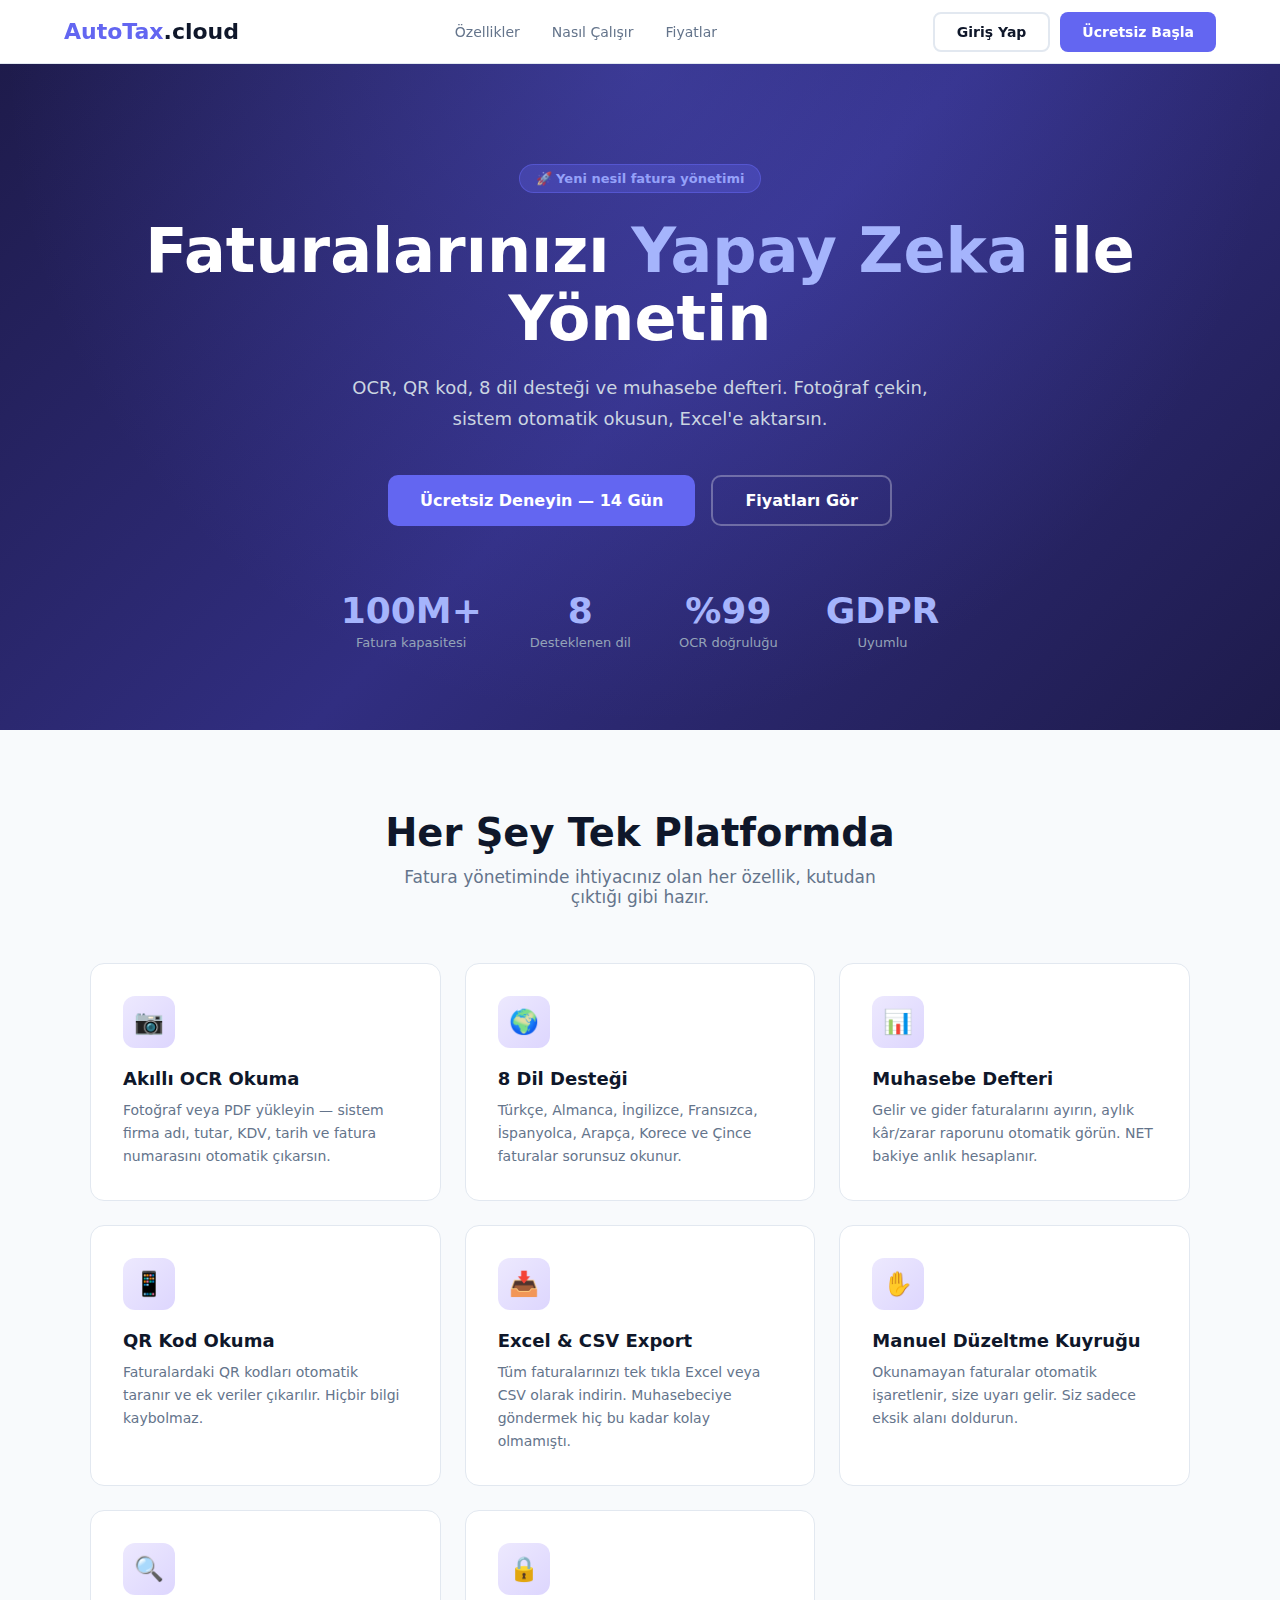
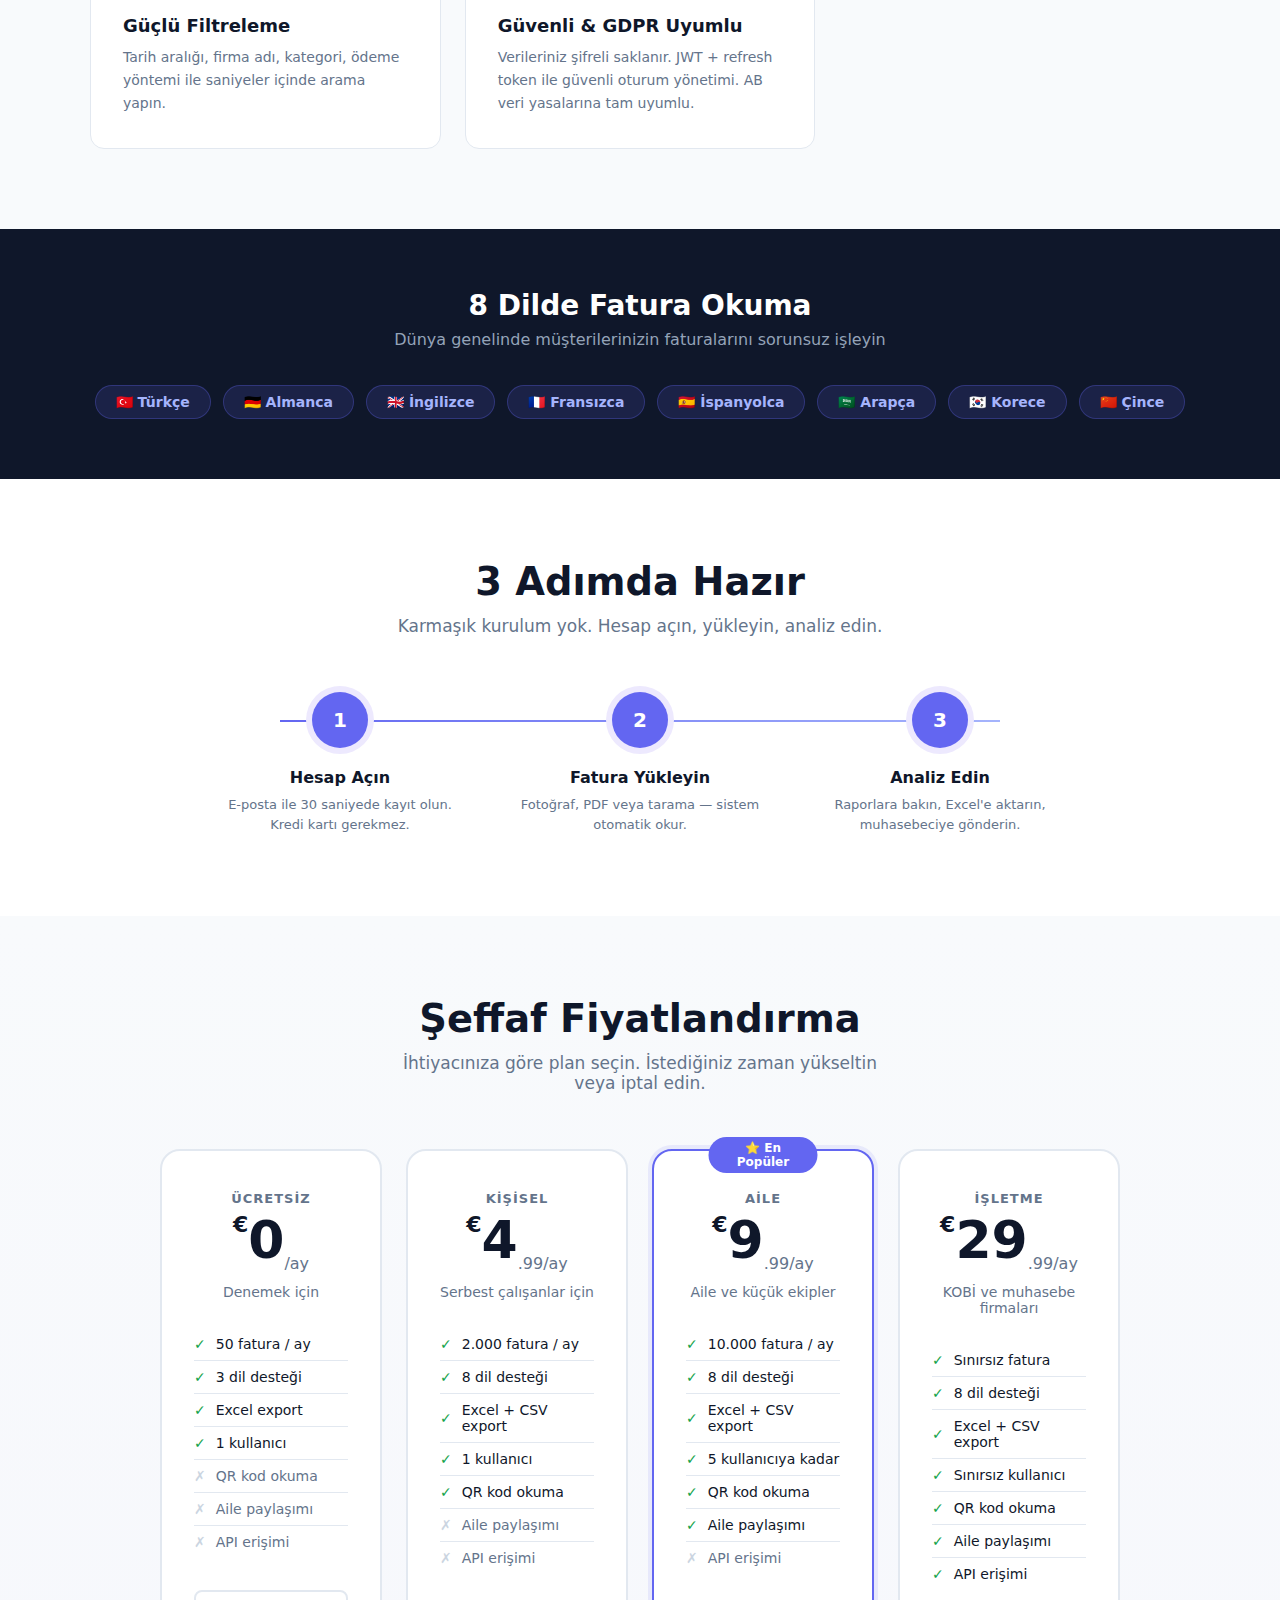
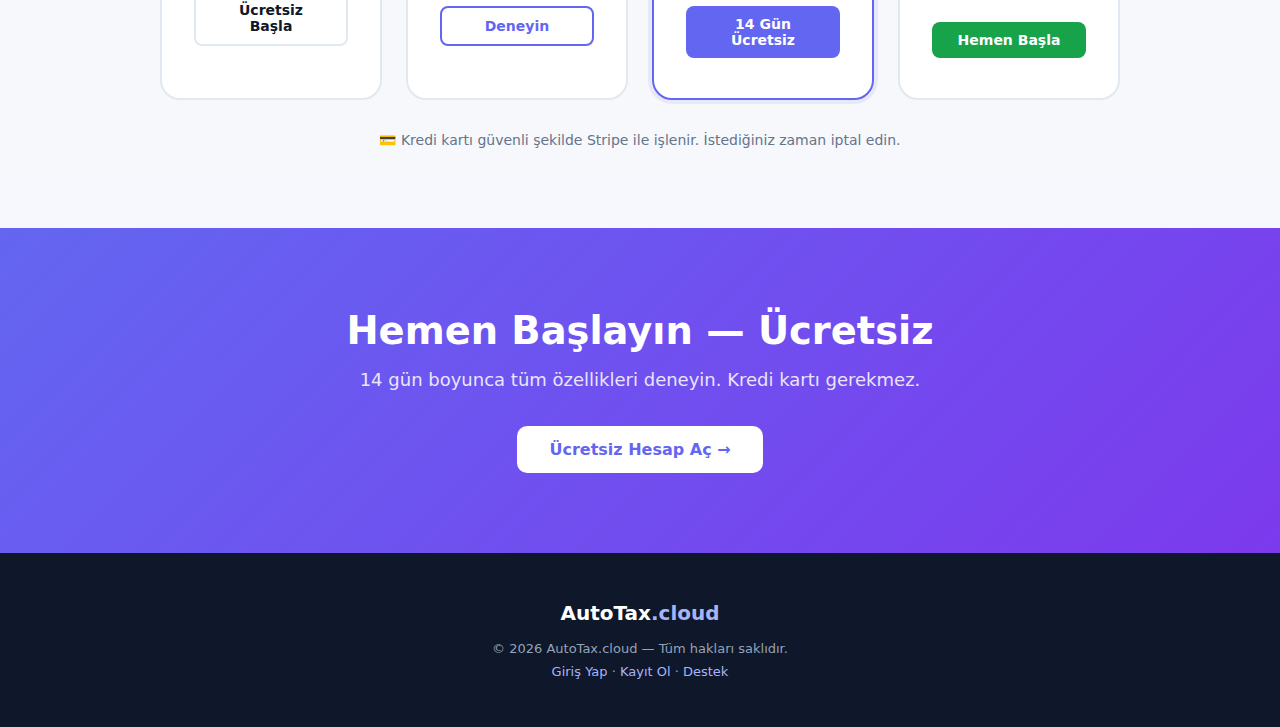
<file: frontend/landing.html>
<!DOCTYPE html>
<html lang="tr">
<head>
  <meta charset="UTF-8">
  <meta name="viewport" content="width=device-width,initial-scale=1">
  <title>AutoTax.cloud — Akıllı Fatura Yönetimi</title>
  <meta name="description" content="OCR, QR kod okuma, çok dilli destek ve muhasebe defteri. 8 dilde fatura okuyun, Excel'e aktarın.">
  <style>
    *, *::before, *::after { box-sizing: border-box; margin: 0; padding: 0; }
    :root {
      --brand:    #6366f1;
      --brand-d:  #4f46e5;
      --success:  #16a34a;
      --danger:   #dc2626;
      --dark:     #0f172a;
      --gray:     #64748b;
      --light:    #f8fafc;
      --card:     #ffffff;
      --border:   #e2e8f0;
      --radius:   14px;
    }
    html { scroll-behavior: smooth; }
    body { font-family: 'Segoe UI', system-ui, sans-serif; background: var(--light); color: var(--dark); }

    /* ── NAV ── */
    nav {
      position: sticky; top: 0; z-index: 100;
      background: rgba(255,255,255,.92); backdrop-filter: blur(12px);
      border-bottom: 1px solid var(--border);
      padding: 0 5%; display: flex; align-items: center; justify-content: space-between; height: 64px;
    }
    .nav-logo { font-size: 22px; font-weight: 800; color: var(--brand); text-decoration: none; }
    .nav-logo b { color: var(--dark); }
    .nav-links { display: flex; gap: 32px; list-style: none; }
    .nav-links a { color: var(--gray); text-decoration: none; font-size: 14px; font-weight: 500; transition: color .2s; }
    .nav-links a:hover { color: var(--brand); }
    .nav-cta { display: flex; gap: 10px; }
    .btn { display: inline-flex; align-items: center; gap: 8px; padding: 10px 22px; border-radius: 8px; font-size: 14px; font-weight: 600; cursor: pointer; text-decoration: none; transition: all .2s; border: none; }
    .btn-outline { border: 2px solid var(--border); color: var(--dark); background: transparent; }
    .btn-outline:hover { border-color: var(--brand); color: var(--brand); }
    .btn-primary { background: var(--brand); color: #fff; }
    .btn-primary:hover { background: var(--brand-d); transform: translateY(-1px); box-shadow: 0 4px 14px rgba(99,102,241,.4); }
    .btn-success { background: var(--success); color: #fff; }
    .btn-success:hover { background: #15803d; transform: translateY(-1px); }
    .btn-lg { padding: 14px 32px; font-size: 16px; border-radius: 10px; }

    /* ── HERO ── */
    .hero {
      background: linear-gradient(135deg, #1e1b4b 0%, #312e81 50%, #1e1b4b 100%);
      padding: 100px 5% 80px; text-align: center; color: #fff;
      position: relative; overflow: hidden;
    }
    .hero::before {
      content: ''; position: absolute; inset: 0;
      background: radial-gradient(ellipse at 50% 0%, rgba(99,102,241,.3) 0%, transparent 70%);
    }
    .hero-badge {
      display: inline-block; background: rgba(99,102,241,.3); border: 1px solid rgba(99,102,241,.5);
      color: #a5b4fc; padding: 6px 16px; border-radius: 20px; font-size: 13px; font-weight: 600; margin-bottom: 24px;
    }
    .hero h1 { font-size: clamp(32px, 5vw, 62px); font-weight: 900; line-height: 1.1; margin-bottom: 20px; position: relative; }
    .hero h1 span { color: #a5b4fc; }
    .hero p { font-size: 18px; color: #cbd5e1; max-width: 600px; margin: 0 auto 40px; line-height: 1.7; position: relative; }
    .hero-btns { display: flex; gap: 16px; justify-content: center; flex-wrap: wrap; position: relative; }
    .hero-stats { display: flex; gap: 48px; justify-content: center; margin-top: 64px; flex-wrap: wrap; position: relative; }
    .hero-stat { text-align: center; }
    .hero-stat-num { font-size: 36px; font-weight: 900; color: #a5b4fc; }
    .hero-stat-label { font-size: 13px; color: #94a3b8; margin-top: 4px; }

    /* ── FEATURES ── */
    .section { padding: 80px 5%; }
    .section-title { text-align: center; margin-bottom: 56px; }
    .section-title h2 { font-size: clamp(28px, 3vw, 42px); font-weight: 800; margin-bottom: 12px; }
    .section-title p { color: var(--gray); font-size: 17px; max-width: 520px; margin: 0 auto; }
    .features-grid { display: grid; grid-template-columns: repeat(auto-fit, minmax(280px, 1fr)); gap: 24px; max-width: 1100px; margin: 0 auto; }
    .feat-card {
      background: var(--card); border: 1px solid var(--border); border-radius: var(--radius);
      padding: 32px; transition: all .25s;
    }
    .feat-card:hover { transform: translateY(-4px); box-shadow: 0 12px 32px rgba(0,0,0,.08); border-color: var(--brand); }
    .feat-icon { width: 52px; height: 52px; border-radius: 12px; background: linear-gradient(135deg, #ede9fe, #ddd6fe); display: flex; align-items: center; justify-content: center; margin-bottom: 20px; font-size: 24px; }
    .feat-card h3 { font-size: 18px; font-weight: 700; margin-bottom: 10px; }
    .feat-card p { color: var(--gray); font-size: 14px; line-height: 1.65; }

    /* ── LANGUAGES ── */
    .langs { background: var(--dark); padding: 60px 5%; text-align: center; }
    .langs h2 { color: #fff; font-size: 28px; font-weight: 800; margin-bottom: 8px; }
    .langs p { color: #94a3b8; margin-bottom: 36px; }
    .lang-chips { display: flex; gap: 12px; justify-content: center; flex-wrap: wrap; }
    .lang-chip { background: rgba(99,102,241,.15); border: 1px solid rgba(99,102,241,.3); color: #a5b4fc; padding: 8px 20px; border-radius: 20px; font-size: 14px; font-weight: 600; }

    /* ── HOW IT WORKS ── */
    .steps { display: flex; gap: 0; max-width: 900px; margin: 0 auto; position: relative; }
    .steps::before { content: ''; position: absolute; top: 28px; left: 10%; right: 10%; height: 2px; background: linear-gradient(90deg, var(--brand), #a5b4fc); z-index: 0; }
    .step { flex: 1; text-align: center; padding: 0 20px; position: relative; z-index: 1; }
    .step-num { width: 56px; height: 56px; border-radius: 50%; background: var(--brand); color: #fff; font-size: 20px; font-weight: 800; display: flex; align-items: center; justify-content: center; margin: 0 auto 20px; box-shadow: 0 0 0 6px #ede9fe; }
    .step h3 { font-size: 16px; font-weight: 700; margin-bottom: 8px; }
    .step p { color: var(--gray); font-size: 13px; line-height: 1.6; }

    /* ── PRICING ── */
    .pricing { background: linear-gradient(180deg, var(--light) 0%, #ede9fe22 100%); }
    .pricing-grid { display: grid; grid-template-columns: repeat(auto-fit, minmax(280px, 1fr)); gap: 24px; max-width: 960px; margin: 0 auto; }
    .price-card {
      background: var(--card); border: 2px solid var(--border); border-radius: 20px;
      padding: 40px 32px; text-align: center; transition: all .25s; position: relative;
    }
    .price-card.popular { border-color: var(--brand); box-shadow: 0 0 0 4px rgba(99,102,241,.1); }
    .popular-badge {
      position: absolute; top: -14px; left: 50%; transform: translateX(-50%);
      background: var(--brand); color: #fff; padding: 4px 18px; border-radius: 20px; font-size: 12px; font-weight: 700;
    }
    .price-plan { font-size: 13px; font-weight: 700; color: var(--gray); letter-spacing: 1px; text-transform: uppercase; margin-bottom: 8px; }
    .price-amount { font-size: 52px; font-weight: 900; color: var(--dark); line-height: 1; }
    .price-amount sup { font-size: 22px; vertical-align: top; margin-top: 10px; }
    .price-amount sub { font-size: 16px; color: var(--gray); font-weight: 400; }
    .price-desc { color: var(--gray); font-size: 14px; margin: 12px 0 28px; }
    .price-features { list-style: none; text-align: left; margin-bottom: 32px; }
    .price-features li { padding: 8px 0; font-size: 14px; color: var(--dark); display: flex; align-items: center; gap: 10px; border-bottom: 1px solid var(--border); }
    .price-features li:last-child { border: none; }
    .price-features li::before { content: '✓'; color: var(--success); font-weight: 700; flex-shrink: 0; }
    .price-features li.no::before { content: '✗'; color: #cbd5e1; }
    .price-features li.no { color: var(--gray); }

    /* ── CTA ── */
    .cta-section {
      background: linear-gradient(135deg, var(--brand) 0%, #7c3aed 100%);
      padding: 80px 5%; text-align: center; color: #fff;
    }
    .cta-section h2 { font-size: clamp(28px, 3vw, 42px); font-weight: 800; margin-bottom: 16px; }
    .cta-section p { font-size: 18px; opacity: .85; margin-bottom: 36px; }

    /* ── FOOTER ── */
    footer { background: var(--dark); color: #94a3b8; padding: 48px 5%; text-align: center; }
    footer .footer-logo { font-size: 20px; font-weight: 800; color: #fff; margin-bottom: 16px; }
    footer p { font-size: 13px; }
    footer a { color: #a5b4fc; text-decoration: none; }

    @media(max-width: 768px) {
      .nav-links { display: none; }
      .steps { flex-direction: column; }
      .steps::before { display: none; }
      .hero { padding: 60px 5%; }
    }
  </style>
</head>
<body>

<!-- ── NAV ── -->
<nav>
  <a href="/" class="nav-logo">AutoTax<b>.cloud</b></a>
  <ul class="nav-links">
    <li><a href="#features">Özellikler</a></li>
    <li><a href="#how">Nasıl Çalışır</a></li>
    <li><a href="#pricing">Fiyatlar</a></li>
  </ul>
  <div class="nav-cta">
    <a href="/login.html" class="btn btn-outline">Giriş Yap</a>
    <a href="/register.html" class="btn btn-primary">Ücretsiz Başla</a>
  </div>
</nav>

<!-- ── HERO ── -->
<section class="hero">
  <div class="hero-badge">🚀 Yeni nesil fatura yönetimi</div>
  <h1>Faturalarınızı <span>Yapay Zeka</span> ile Yönetin</h1>
  <p>OCR, QR kod, 8 dil desteği ve muhasebe defteri. Fotoğraf çekin, sistem otomatik okusun, Excel'e aktarsın.</p>
  <div class="hero-btns">
    <a href="/register.html" class="btn btn-primary btn-lg">Ücretsiz Deneyin — 14 Gün</a>
    <a href="#pricing" class="btn btn-outline btn-lg" style="color:#fff;border-color:rgba(255,255,255,.3)">Fiyatları Gör</a>
  </div>
  <div class="hero-stats">
    <div class="hero-stat">
      <div class="hero-stat-num">100M+</div>
      <div class="hero-stat-label">Fatura kapasitesi</div>
    </div>
    <div class="hero-stat">
      <div class="hero-stat-num">8</div>
      <div class="hero-stat-label">Desteklenen dil</div>
    </div>
    <div class="hero-stat">
      <div class="hero-stat-num">%99</div>
      <div class="hero-stat-label">OCR doğruluğu</div>
    </div>
    <div class="hero-stat">
      <div class="hero-stat-num">GDPR</div>
      <div class="hero-stat-label">Uyumlu</div>
    </div>
  </div>
</section>

<!-- ── FEATURES ── -->
<section class="section" id="features">
  <div class="section-title">
    <h2>Her Şey Tek Platformda</h2>
    <p>Fatura yönetiminde ihtiyacınız olan her özellik, kutudan çıktığı gibi hazır.</p>
  </div>
  <div class="features-grid">
    <div class="feat-card">
      <div class="feat-icon">📷</div>
      <h3>Akıllı OCR Okuma</h3>
      <p>Fotoğraf veya PDF yükleyin — sistem firma adı, tutar, KDV, tarih ve fatura numarasını otomatik çıkarsın.</p>
    </div>
    <div class="feat-card">
      <div class="feat-icon">🌍</div>
      <h3>8 Dil Desteği</h3>
      <p>Türkçe, Almanca, İngilizce, Fransızca, İspanyolca, Arapça, Korece ve Çince faturalar sorunsuz okunur.</p>
    </div>
    <div class="feat-card">
      <div class="feat-icon">📊</div>
      <h3>Muhasebe Defteri</h3>
      <p>Gelir ve gider faturalarını ayırın, aylık kâr/zarar raporunu otomatik görün. NET bakiye anlık hesaplanır.</p>
    </div>
    <div class="feat-card">
      <div class="feat-icon">📱</div>
      <h3>QR Kod Okuma</h3>
      <p>Faturalardaki QR kodları otomatik taranır ve ek veriler çıkarılır. Hiçbir bilgi kaybolmaz.</p>
    </div>
    <div class="feat-card">
      <div class="feat-icon">📥</div>
      <h3>Excel & CSV Export</h3>
      <p>Tüm faturalarınızı tek tıkla Excel veya CSV olarak indirin. Muhasebeciye göndermek hiç bu kadar kolay olmamıştı.</p>
    </div>
    <div class="feat-card">
      <div class="feat-icon">✋</div>
      <h3>Manuel Düzeltme Kuyruğu</h3>
      <p>Okunamayan faturalar otomatik işaretlenir, size uyarı gelir. Siz sadece eksik alanı doldurun.</p>
    </div>
    <div class="feat-card">
      <div class="feat-icon">🔍</div>
      <h3>Güçlü Filtreleme</h3>
      <p>Tarih aralığı, firma adı, kategori, ödeme yöntemi ile saniyeler içinde arama yapın.</p>
    </div>
    <div class="feat-card">
      <div class="feat-icon">🔒</div>
      <h3>Güvenli & GDPR Uyumlu</h3>
      <p>Verileriniz şifreli saklanır. JWT + refresh token ile güvenli oturum yönetimi. AB veri yasalarına tam uyumlu.</p>
    </div>
  </div>
</section>

<!-- ── LANGUAGES ── -->
<div class="langs">
  <h2>8 Dilde Fatura Okuma</h2>
  <p>Dünya genelinde müşterilerinizin faturalarını sorunsuz işleyin</p>
  <div class="lang-chips">
    <span class="lang-chip">🇹🇷 Türkçe</span>
    <span class="lang-chip">🇩🇪 Almanca</span>
    <span class="lang-chip">🇬🇧 İngilizce</span>
    <span class="lang-chip">🇫🇷 Fransızca</span>
    <span class="lang-chip">🇪🇸 İspanyolca</span>
    <span class="lang-chip">🇸🇦 Arapça</span>
    <span class="lang-chip">🇰🇷 Korece</span>
    <span class="lang-chip">🇨🇳 Çince</span>
  </div>
</div>

<!-- ── HOW IT WORKS ── -->
<section class="section" id="how" style="background:#fff;">
  <div class="section-title">
    <h2>3 Adımda Hazır</h2>
    <p>Karmaşık kurulum yok. Hesap açın, yükleyin, analiz edin.</p>
  </div>
  <div class="steps">
    <div class="step">
      <div class="step-num">1</div>
      <h3>Hesap Açın</h3>
      <p>E-posta ile 30 saniyede kayıt olun. Kredi kartı gerekmez.</p>
    </div>
    <div class="step">
      <div class="step-num">2</div>
      <h3>Fatura Yükleyin</h3>
      <p>Fotoğraf, PDF veya tarama — sistem otomatik okur.</p>
    </div>
    <div class="step">
      <div class="step-num">3</div>
      <h3>Analiz Edin</h3>
      <p>Raporlara bakın, Excel'e aktarın, muhasebeciye gönderin.</p>
    </div>
  </div>
</section>

<!-- ── PRICING ── -->
<section class="section pricing" id="pricing">
  <div class="section-title">
    <h2>Şeffaf Fiyatlandırma</h2>
    <p>İhtiyacınıza göre plan seçin. İstediğiniz zaman yükseltin veya iptal edin.</p>
  </div>
  <div class="pricing-grid" style="grid-template-columns:repeat(auto-fit,minmax(220px,1fr))">

    <!-- FREE -->
    <div class="price-card">
      <div class="price-plan">Ücretsiz</div>
      <div class="price-amount"><sup>€</sup>0<sub>/ay</sub></div>
      <div class="price-desc">Denemek için</div>
      <ul class="price-features">
        <li>50 fatura / ay</li>
        <li>3 dil desteği</li>
        <li>Excel export</li>
        <li>1 kullanıcı</li>
        <li class="no">QR kod okuma</li>
        <li class="no">Aile paylaşımı</li>
        <li class="no">API erişimi</li>
      </ul>
      <a href="/register.html" class="btn btn-outline" style="width:100%;justify-content:center;">Ücretsiz Başla</a>
    </div>

    <!-- PERSONAL -->
    <div class="price-card">
      <div class="price-plan">Kişisel</div>
      <div class="price-amount"><sup>€</sup>4<sub>.99/ay</sub></div>
      <div class="price-desc">Serbest çalışanlar için</div>
      <ul class="price-features">
        <li>2.000 fatura / ay</li>
        <li>8 dil desteği</li>
        <li>Excel + CSV export</li>
        <li>1 kullanıcı</li>
        <li>QR kod okuma</li>
        <li class="no">Aile paylaşımı</li>
        <li class="no">API erişimi</li>
      </ul>
      <a href="/register.html?plan=personal" class="btn btn-outline" style="width:100%;justify-content:center;border-color:#6366f1;color:#6366f1">Deneyin</a>
    </div>

    <!-- FAMILY -->
    <div class="price-card popular">
      <div class="popular-badge">⭐ En Popüler</div>
      <div class="price-plan">Aile</div>
      <div class="price-amount"><sup>€</sup>9<sub>.99/ay</sub></div>
      <div class="price-desc">Aile ve küçük ekipler</div>
      <ul class="price-features">
        <li>10.000 fatura / ay</li>
        <li>8 dil desteği</li>
        <li>Excel + CSV export</li>
        <li>5 kullanıcıya kadar</li>
        <li>QR kod okuma</li>
        <li>Aile paylaşımı</li>
        <li class="no">API erişimi</li>
      </ul>
      <a href="/register.html?plan=family" class="btn btn-primary" style="width:100%;justify-content:center;">14 Gün Ücretsiz</a>
    </div>

    <!-- BUSINESS -->
    <div class="price-card">
      <div class="price-plan">İşletme</div>
      <div class="price-amount"><sup>€</sup>29<sub>.99/ay</sub></div>
      <div class="price-desc">KOBİ ve muhasebe firmaları</div>
      <ul class="price-features">
        <li>Sınırsız fatura</li>
        <li>8 dil desteği</li>
        <li>Excel + CSV export</li>
        <li>Sınırsız kullanıcı</li>
        <li>QR kod okuma</li>
        <li>Aile paylaşımı</li>
        <li>API erişimi</li>
      </ul>
      <a href="/register.html?plan=business" class="btn btn-success" style="width:100%;justify-content:center;">Hemen Başla</a>
    </div>

  </div>
  <p style="text-align:center;color:var(--gray);margin-top:32px;font-size:14px;">
    💳 Kredi kartı güvenli şekilde Stripe ile işlenir. İstediğiniz zaman iptal edin.
  </p>
</section>

<!-- ── CTA ── -->
<section class="cta-section">
  <h2>Hemen Başlayın — Ücretsiz</h2>
  <p>14 gün boyunca tüm özellikleri deneyin. Kredi kartı gerekmez.</p>
  <a href="/register.html" class="btn btn-lg" style="background:#fff;color:var(--brand);">Ücretsiz Hesap Aç →</a>
</section>

<!-- ── FOOTER ── -->
<footer>
  <div class="footer-logo">AutoTax<b style="color:#a5b4fc">.cloud</b></div>
  <p>© 2026 AutoTax.cloud — Tüm hakları saklıdır.</p>
  <p style="margin-top:8px;">
    <a href="/login.html">Giriş Yap</a> ·
    <a href="/register.html">Kayıt Ol</a> ·
    <a href="mailto:support@autotax.cloud">Destek</a>
  </p>
</footer>

</body>
</html>
</file>
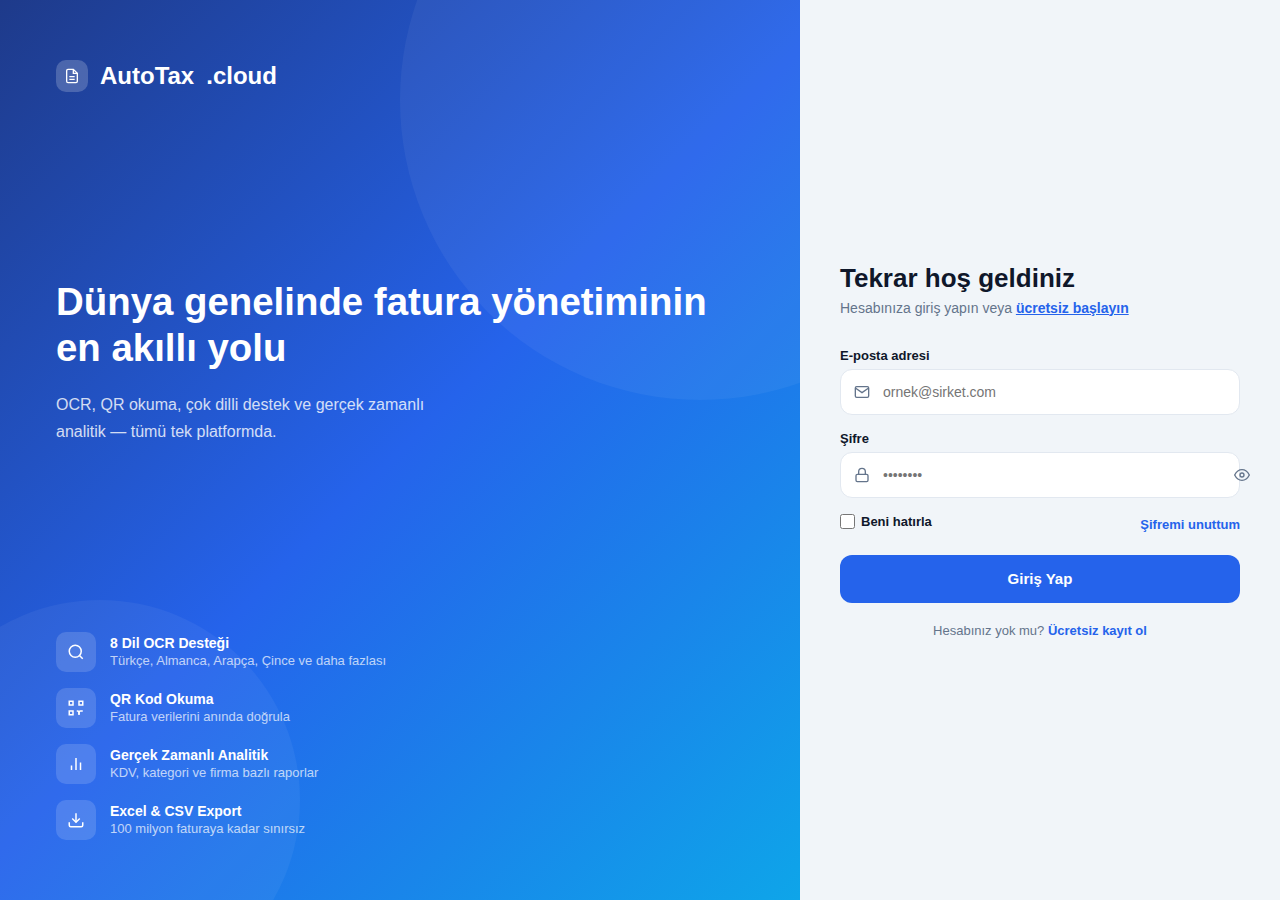
<file: frontend/login.html>
<!DOCTYPE html>
<html lang="tr">
<head>
  <meta charset="UTF-8">
  <meta name="viewport" content="width=device-width,initial-scale=1">
  <title>AutoTax.cloud — Giriş Yap</title>
  <style>
    *, *::before, *::after { box-sizing: border-box; margin: 0; padding: 0; }

    :root {
      --brand:    #2563eb;
      --brand-d:  #1d4ed8;
      --brand-l:  #dbeafe;
      --surface:  #ffffff;
      --bg:       #f1f5f9;
      --text:     #0f172a;
      --muted:    #64748b;
      --border:   #e2e8f0;
      --error:    #ef4444;
      --success:  #22c55e;
      --radius:   12px;
    }

    body {
      min-height: 100vh;
      display: flex;
      font-family: -apple-system, BlinkMacSystemFont, 'Segoe UI', Roboto, sans-serif;
      background: var(--bg);
    }

    /* ── Sol panel ── */
    .hero {
      display: none;
      flex: 1;
      background: linear-gradient(135deg, #1e3a8a 0%, #2563eb 50%, #0ea5e9 100%);
      padding: 60px 56px;
      color: #fff;
      flex-direction: column;
      justify-content: space-between;
      position: relative;
      overflow: hidden;
    }
    @media (min-width: 900px) { .hero { display: flex; } }

    .hero::before {
      content: '';
      position: absolute;
      width: 600px; height: 600px;
      border-radius: 50%;
      background: rgba(255,255,255,.05);
      top: -200px; right: -200px;
    }
    .hero::after {
      content: '';
      position: absolute;
      width: 400px; height: 400px;
      border-radius: 50%;
      background: rgba(255,255,255,.05);
      bottom: -100px; left: -100px;
    }

    .hero-logo { display: flex; align-items: center; gap: 12px; font-size: 24px; font-weight: 700; }
    .hero-logo svg { background: rgba(255,255,255,.2); padding: 8px; border-radius: 10px; }

    .hero-content { position: relative; z-index: 1; }
    .hero-content h1 { font-size: clamp(28px, 3vw, 40px); font-weight: 800; line-height: 1.2; margin-bottom: 20px; }
    .hero-content p  { font-size: 16px; opacity: .8; line-height: 1.7; max-width: 380px; }

    .hero-features { position: relative; z-index: 1; display: flex; flex-direction: column; gap: 16px; }
    .feat { display: flex; align-items: center; gap: 14px; }
    .feat-icon { width: 40px; height: 40px; background: rgba(255,255,255,.15); border-radius: 10px;
                 display: flex; align-items: center; justify-content: center; flex-shrink: 0; }
    .feat-text strong { display: block; font-size: 14px; font-weight: 600; }
    .feat-text span   { font-size: 13px; opacity: .7; }

    /* ── Sağ panel ── */
    .auth-panel {
      flex: 0 0 100%;
      display: flex;
      align-items: center;
      justify-content: center;
      padding: 40px 24px;
    }
    @media (min-width: 900px) { .auth-panel { flex: 0 0 480px; } }

    .auth-card {
      width: 100%;
      max-width: 400px;
    }

    .auth-card .logo-mobile {
      display: flex; align-items: center; gap: 10px;
      font-size: 22px; font-weight: 800; color: var(--brand);
      margin-bottom: 32px;
    }
    @media (min-width: 900px) { .auth-card .logo-mobile { display: none; } }

    .auth-card h2 { font-size: 26px; font-weight: 800; color: var(--text); margin-bottom: 6px; }
    .auth-card .subtitle { font-size: 14px; color: var(--muted); margin-bottom: 32px; }

    /* Social login */
    .social-btns { display: flex; gap: 10px; margin-bottom: 20px; }
    .btn-social {
      flex: 1; display: flex; align-items: center; justify-content: center; gap: 8px;
      height: 44px; border: 1.5px solid var(--border); border-radius: var(--radius);
      font-size: 13px; font-weight: 600; color: var(--text);
      background: var(--surface); cursor: pointer; transition: border-color .2s, background .2s;
      text-decoration: none;
    }
    .btn-social:hover { border-color: var(--brand); background: var(--brand-l); }

    .divider { display: flex; align-items: center; gap: 12px; margin-bottom: 20px; color: var(--muted); font-size: 12px; }
    .divider::before, .divider::after { content: ''; flex: 1; height: 1px; background: var(--border); }

    /* Form */
    .form-group { margin-bottom: 16px; }
    label { display: block; font-size: 13px; font-weight: 600; color: var(--text); margin-bottom: 6px; }

    .input-wrap { position: relative; }
    .input-wrap svg { position: absolute; left: 14px; top: 50%; transform: translateY(-50%);
                      color: var(--muted); pointer-events: none; }

    input[type=email], input[type=password], input[type=text] {
      width: 100%; height: 46px;
      border: 1.5px solid var(--border); border-radius: var(--radius);
      padding: 0 44px 0 42px;
      font-size: 14px; color: var(--text); background: var(--surface);
      transition: border-color .2s, box-shadow .2s;
      outline: none;
    }
    input:focus { border-color: var(--brand); box-shadow: 0 0 0 3px rgba(37,99,235,.12); }
    input.error-input { border-color: var(--error); }

    .eye-btn {
      position: absolute; right: 12px; top: 50%; transform: translateY(-50%);
      background: none; border: none; cursor: pointer; color: var(--muted); padding: 4px;
    }
    .eye-btn:hover { color: var(--brand); }

    .form-footer { display: flex; justify-content: space-between; align-items: center;
                   font-size: 13px; margin-bottom: 20px; }
    .remember { display: flex; align-items: center; gap: 6px; cursor: pointer; }
    .remember input[type=checkbox] { width: 15px; height: 15px; accent-color: var(--brand); }
    .forgot { color: var(--brand); text-decoration: none; font-weight: 600; }
    .forgot:hover { text-decoration: underline; }

    .btn-primary {
      width: 100%; height: 48px;
      background: var(--brand); color: #fff;
      border: none; border-radius: var(--radius);
      font-size: 15px; font-weight: 700; cursor: pointer;
      transition: background .2s, transform .1s, opacity .2s;
      display: flex; align-items: center; justify-content: center; gap: 8px;
    }
    .btn-primary:hover  { background: var(--brand-d); }
    .btn-primary:active { transform: scale(.98); }
    .btn-primary:disabled { opacity: .6; cursor: not-allowed; }

    .spinner {
      width: 18px; height: 18px; border: 2px solid rgba(255,255,255,.4);
      border-top-color: #fff; border-radius: 50%; animation: spin .7s linear infinite;
    }
    @keyframes spin { to { transform: rotate(360deg); } }

    .auth-switch { text-align: center; margin-top: 20px; font-size: 13px; color: var(--muted); }
    .auth-switch a { color: var(--brand); font-weight: 700; text-decoration: none; }
    .auth-switch a:hover { text-decoration: underline; }

    /* Alert */
    .alert {
      border-radius: 8px; padding: 12px 16px; font-size: 13px; margin-bottom: 16px;
      display: none; align-items: center; gap: 10px;
    }
    .alert.show { display: flex; }
    .alert-error   { background: #fef2f2; color: #991b1b; border: 1px solid #fecaca; }
    .alert-success { background: #f0fdf4; color: #166534; border: 1px solid #bbf7d0; }

    /* Plan badges */
    .plans-mini { display: flex; gap: 8px; margin-bottom: 28px; }
    .plan-badge {
      flex: 1; text-align: center; border: 1.5px solid var(--border);
      border-radius: 10px; padding: 10px 6px; cursor: default; transition: border-color .2s;
    }
    .plan-badge.popular { border-color: var(--brand); background: #eff6ff; }
    .plan-badge .plan-name { font-size: 12px; font-weight: 700; color: var(--text); }
    .plan-badge .plan-price { font-size: 16px; font-weight: 800; color: var(--brand); }
    .plan-badge .plan-label { font-size: 11px; color: var(--muted); }
    .plan-badge .badge-hot { font-size: 10px; font-weight: 700; color: #fff;
                              background: var(--brand); border-radius: 4px; padding: 1px 5px; display: inline-block; margin-bottom: 4px; }
  </style>
</head>
<body>

<!-- ═══ SOL HERO ═══════════════════════════════════════════ -->
<section class="hero">
  <div class="hero-logo">
    <svg width="32" height="32" viewBox="0 0 24 24" fill="none" stroke="#fff" stroke-width="2">
      <path d="M14 2H6a2 2 0 0 0-2 2v16a2 2 0 0 0 2 2h12a2 2 0 0 0 2-2V8z"/>
      <polyline points="14 2 14 8 20 8"/>
      <line x1="16" y1="13" x2="8" y2="13"/>
      <line x1="16" y1="17" x2="8" y2="17"/>
    </svg>
    AutoTax<b>.cloud</b>
  </div>

  <div class="hero-content">
    <h1>Dünya genelinde fatura yönetiminin en akıllı yolu</h1>
    <p>OCR, QR okuma, çok dilli destek ve gerçek zamanlı analitik — tümü tek platformda.</p>
  </div>

  <div class="hero-features">
    <div class="feat">
      <div class="feat-icon">
        <svg width="18" height="18" viewBox="0 0 24 24" fill="none" stroke="#fff" stroke-width="2">
          <circle cx="11" cy="11" r="8"/><line x1="21" y1="21" x2="16.65" y2="16.65"/>
        </svg>
      </div>
      <div class="feat-text">
        <strong>8 Dil OCR Desteği</strong>
        <span>Türkçe, Almanca, Arapça, Çince ve daha fazlası</span>
      </div>
    </div>
    <div class="feat">
      <div class="feat-icon">
        <svg width="18" height="18" viewBox="0 0 24 24" fill="none" stroke="#fff" stroke-width="2">
          <rect x="3" y="3" width="5" height="5"/><rect x="16" y="3" width="5" height="5"/>
          <rect x="3" y="16" width="5" height="5"/><path d="M21 16h-3a2 2 0 0 0-2 2v3"/>
          <path d="M16 21v-3a2 2 0 0 0-2-2h-1"/>
        </svg>
      </div>
      <div class="feat-text">
        <strong>QR Kod Okuma</strong>
        <span>Fatura verilerini anında doğrula</span>
      </div>
    </div>
    <div class="feat">
      <div class="feat-icon">
        <svg width="18" height="18" viewBox="0 0 24 24" fill="none" stroke="#fff" stroke-width="2">
          <line x1="18" y1="20" x2="18" y2="10"/><line x1="12" y1="20" x2="12" y2="4"/>
          <line x1="6" y1="20" x2="6" y2="14"/>
        </svg>
      </div>
      <div class="feat-text">
        <strong>Gerçek Zamanlı Analitik</strong>
        <span>KDV, kategori ve firma bazlı raporlar</span>
      </div>
    </div>
    <div class="feat">
      <div class="feat-icon">
        <svg width="18" height="18" viewBox="0 0 24 24" fill="none" stroke="#fff" stroke-width="2">
          <path d="M21 15v4a2 2 0 0 1-2 2H5a2 2 0 0 1-2-2v-4"/>
          <polyline points="7 10 12 15 17 10"/><line x1="12" y1="15" x2="12" y2="3"/>
        </svg>
      </div>
      <div class="feat-text">
        <strong>Excel &amp; CSV Export</strong>
        <span>100 milyon faturaya kadar sınırsız</span>
      </div>
    </div>
  </div>
</section>

<!-- ═══ SAĞ AUTH PANELİ ════════════════════════════════════ -->
<section class="auth-panel">
  <div class="auth-card">

    <div class="logo-mobile">
      <svg width="26" height="26" viewBox="0 0 24 24" fill="none" stroke="currentColor" stroke-width="2">
        <path d="M14 2H6a2 2 0 0 0-2 2v16a2 2 0 0 0 2 2h12a2 2 0 0 0 2-2V8z"/>
        <polyline points="14 2 14 8 20 8"/>
      </svg>
      AutoTax<b>.cloud</b>
    </div>

    <h2>Tekrar hoş geldiniz</h2>
    <p class="subtitle">Hesabınıza giriş yapın veya <a href="/register.html" style="color:var(--brand);font-weight:600;">ücretsiz başlayın</a></p>

    <!-- Alert -->
    <div class="alert alert-error" id="alert-error">
      <svg width="16" height="16" viewBox="0 0 24 24" fill="none" stroke="currentColor" stroke-width="2">
        <circle cx="12" cy="12" r="10"/><line x1="12" y1="8" x2="12" y2="12"/><line x1="12" y1="16" x2="12.01" y2="16"/>
      </svg>
      <span id="alert-error-msg"></span>
    </div>

    <!-- Form -->
    <form id="login-form" autocomplete="on" novalidate>
      <div class="form-group">
        <label for="email">E-posta adresi</label>
        <div class="input-wrap">
          <svg width="16" height="16" viewBox="0 0 24 24" fill="none" stroke="currentColor" stroke-width="2">
            <path d="M4 4h16c1.1 0 2 .9 2 2v12c0 1.1-.9 2-2 2H4c-1.1 0-2-.9-2-2V6c0-1.1.9-2 2-2z"/>
            <polyline points="22,6 12,13 2,6"/>
          </svg>
          <input type="email" id="email" name="email" placeholder="ornek@sirket.com" autocomplete="email" required>
        </div>
      </div>

      <div class="form-group">
        <label for="password">Şifre</label>
        <div class="input-wrap">
          <svg width="16" height="16" viewBox="0 0 24 24" fill="none" stroke="currentColor" stroke-width="2">
            <rect x="3" y="11" width="18" height="11" rx="2" ry="2"/>
            <path d="M7 11V7a5 5 0 0 1 10 0v4"/>
          </svg>
          <input type="password" id="password" name="password" placeholder="••••••••" autocomplete="current-password" required>
          <button type="button" class="eye-btn" id="toggle-pw" aria-label="Şifreyi göster">
            <svg id="eye-icon" width="16" height="16" viewBox="0 0 24 24" fill="none" stroke="currentColor" stroke-width="2">
              <path d="M1 12s4-8 11-8 11 8 11 8-4 8-11 8-11-8-11-8z"/>
              <circle cx="12" cy="12" r="3"/>
            </svg>
          </button>
        </div>
      </div>

      <div class="form-footer">
        <label class="remember">
          <input type="checkbox" id="remember"> Beni hatırla
        </label>
        <a href="#" class="forgot" id="forgotLink">Şifremi unuttum</a>
      </div>

      <button type="submit" class="btn-primary" id="login-btn">
        <span id="btn-text">Giriş Yap</span>
      </button>
    </form>

    <p class="auth-switch">
      Hesabınız yok mu? <a href="/register.html">Ücretsiz kayıt ol</a>
    </p>
  </div>
</section>

<!-- Şifremi Unuttum Modal -->
<div id="forgotModal" style="display:none;position:fixed;inset:0;background:rgba(0,0,0,.6);z-index:1000;align-items:center;justify-content:center;padding:20px">
  <div style="background:#fff;border-radius:16px;padding:32px;width:100%;max-width:420px;box-shadow:0 20px 60px rgba(0,0,0,.3);position:relative">
    <button id="forgotClose" type="button" style="position:absolute;top:16px;right:16px;background:none;border:none;font-size:20px;cursor:pointer;color:#64748b">✕</button>
    <h3 style="font-size:20px;font-weight:700;color:#0f172a;margin-bottom:8px">Şifremi Unuttum</h3>
    <p style="color:#64748b;font-size:14px;margin-bottom:20px">E-posta adresinizi girin, şifre sıfırlama bağlantısı gönderelim.</p>
    <form id="forgotForm">
      <label style="display:block;font-size:13px;font-weight:600;color:#374151;margin-bottom:6px">E-posta Adresi</label>
      <input id="forgotEmail" type="email" required placeholder="ornek@mail.com"
        style="width:100%;padding:11px 14px;border:1.5px solid #e2e8f0;border-radius:10px;font-size:14px;outline:none;margin-bottom:14px">
      <button id="forgotBtn" type="submit"
        style="width:100%;padding:12px;background:#2563eb;color:#fff;border:none;border-radius:10px;font-size:15px;font-weight:600;cursor:pointer">
        Sıfırlama Bağlantısı Gönder
      </button>
      <p id="forgotMsg" style="display:none;margin-top:12px;font-size:13px;text-align:center"></p>
    </form>
  </div>
</div>

<script>
const API = '/api';

document.getElementById('toggle-pw').addEventListener('click', function() {
  const inp  = document.getElementById('password');
  const icon = document.getElementById('eye-icon');
  const show = inp.type === 'password';
  inp.type   = show ? 'text' : 'password';
  this.title = show ? 'Şifreyi gizle' : 'Şifreyi göster';
  // Göz açık = şifre görünüyor | Göz kapalı = şifre gizli
  icon.innerHTML = show
    ? `<path d="M1 12s4-8 11-8 11 8 11 8-4 8-11 8-11-8-11-8z"/><circle cx="12" cy="12" r="3"/>`
    : `<path d="M17.94 17.94A10.07 10.07 0 0 1 12 20c-7 0-11-8-11-8a18.45 18.45 0 0 1 5.06-5.94M9.9 4.24A9.12 9.12 0 0 1 12 4c7 0 11 8 11 8a18.5 18.5 0 0 1-2.16 3.19m-6.72-1.07a3 3 0 1 1-4.24-4.24"/><line x1="1" y1="1" x2="23" y2="23"/>`;
});

document.getElementById('login-form').addEventListener('submit', async function(e) {
  e.preventDefault();
  const btn     = document.getElementById('login-btn');
  const btnText = document.getElementById('btn-text');
  const errBox  = document.getElementById('alert-error');
  const errMsg  = document.getElementById('alert-error-msg');

  errBox.classList.remove('show');
  btn.disabled = true;
  btnText.innerHTML = '<div class="spinner"></div>';

  const email    = document.getElementById('email').value.trim();
  const password = document.getElementById('password').value;

  try {
    const res  = await fetch(`${API}/auth/login`, {
      method: 'POST',
      headers: { 'Content-Type': 'application/json' },
      credentials: 'include',
      body: JSON.stringify({ email, password }),
    });
    const data = await res.json();

    if (!res.ok) {
      errMsg.textContent = data.detail || 'Giriş başarısız.';
      errBox.classList.add('show');
      return;
    }

    localStorage.setItem('at_token', data.access_token);
    localStorage.setItem('at_user',  JSON.stringify(data.user));
    window.location.href = '/index.html';

  } catch (err) {
    errMsg.textContent = 'Sunucuya bağlanılamadı. Lütfen tekrar deneyin.';
    errBox.classList.add('show');
  } finally {
    btn.disabled = false;
    btnText.textContent = 'Giriş Yap';
  }
});

// Zaten giriş yapılmışsa dashboard'a yönlendir
(function() {
  const tok = localStorage.getItem('at_token');
  if (tok) window.location.href = '/index.html';
})();

// ── Şifremi Unuttum Modal ─────────────────────────────────
document.getElementById('forgotLink').addEventListener('click', function(e) {
  e.preventDefault();
  document.getElementById('forgotModal').style.display = 'flex';
  document.getElementById('forgotEmail').value = document.getElementById('email').value || '';
  document.getElementById('forgotEmail').focus();
});

document.getElementById('forgotClose').addEventListener('click', function() {
  document.getElementById('forgotModal').style.display = 'none';
});

document.getElementById('forgotForm').addEventListener('submit', async function(e) {
  e.preventDefault();
  const btn = document.getElementById('forgotBtn');
  const msg = document.getElementById('forgotMsg');
  const email = document.getElementById('forgotEmail').value.trim();
  btn.disabled = true;
  btn.textContent = 'Gönderiliyor...';
  msg.style.display = 'none';
  try {
    const res = await fetch(`${API}/auth/forgot-password`, {
      method: 'POST',
      headers: { 'Content-Type': 'application/json' },
      body: JSON.stringify({ email })
    });
    const data = await res.json();
    msg.style.display = 'block';
    msg.style.color = res.ok ? '#22c55e' : '#ef4444';
    msg.textContent = data.message || 'E-posta gönderildi.';
    if (res.ok) btn.textContent = '✓ Gönderildi';
  } catch {
    msg.style.display = 'block';
    msg.style.color = '#ef4444';
    msg.textContent = 'Bağlantı hatası. Lütfen tekrar deneyin.';
    btn.disabled = false;
    btn.textContent = 'Bağlantı Gönder';
  }
});
</script>
</body>
</html>
</file>
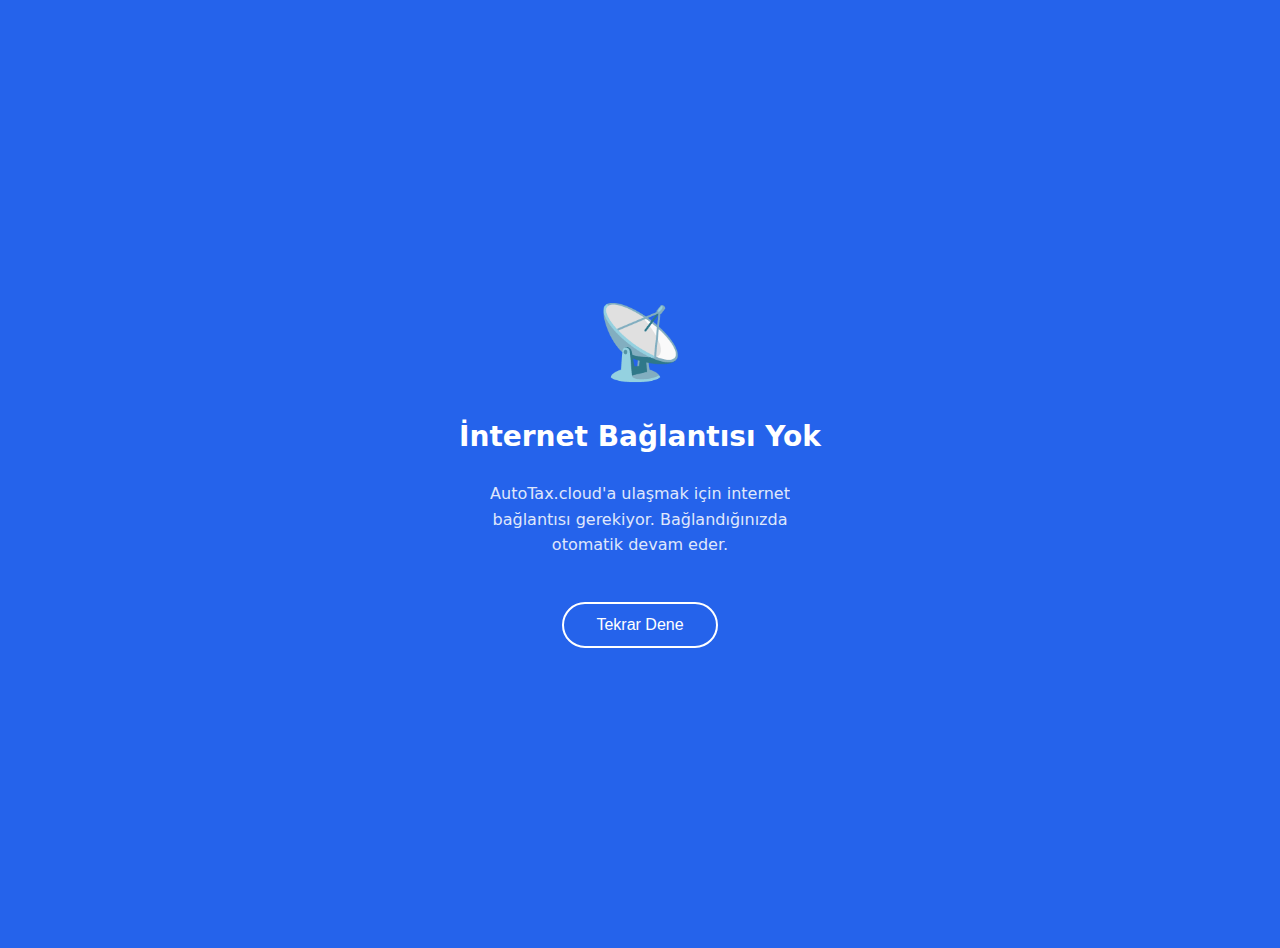
<file: frontend/offline.html>
<!DOCTYPE html>
<html lang="tr">
<head>
  <meta charset="UTF-8">
  <meta name="viewport" content="width=device-width,initial-scale=1">
  <title>Çevrimdışı — AutoTax.cloud</title>
  <style>
    body { font-family: system-ui,sans-serif; background:#2563eb; color:#fff;
           display:flex; flex-direction:column; align-items:center;
           justify-content:center; min-height:100vh; margin:0; text-align:center; padding:24px; }
    .icon { font-size:72px; margin-bottom:16px; }
    h1 { font-size:28px; margin-bottom:12px; }
    p  { opacity:.85; font-size:16px; max-width:320px; line-height:1.6; }
    button { margin-top:28px; padding:12px 32px; border:2px solid #fff; background:transparent;
             color:#fff; border-radius:99px; font-size:16px; cursor:pointer; }
    button:hover { background:#fff; color:#2563eb; }
  </style>
</head>
<body>
  <div class="icon">📡</div>
  <h1>İnternet Bağlantısı Yok</h1>
  <p>AutoTax.cloud'a ulaşmak için internet bağlantısı gerekiyor. Bağlandığınızda otomatik devam eder.</p>
  <button onclick="location.reload()">Tekrar Dene</button>
</body>
</html>
</file>
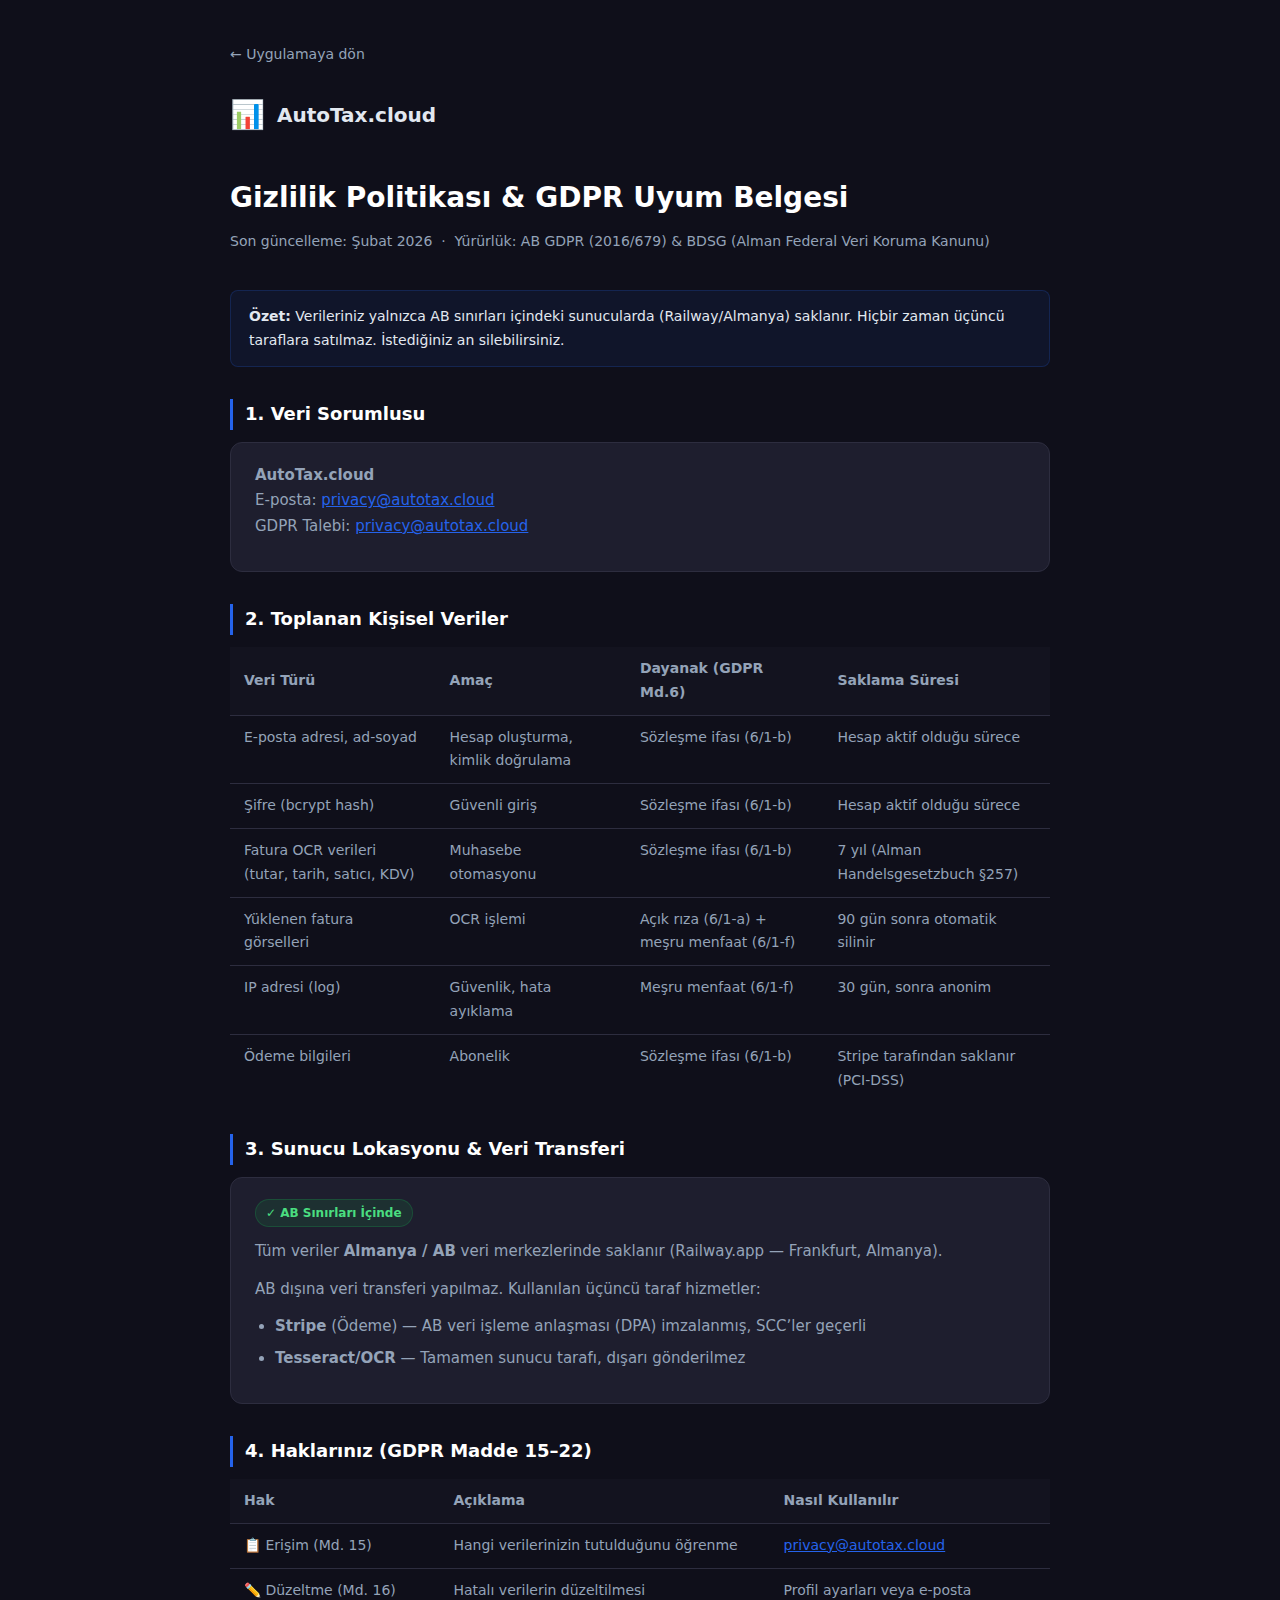
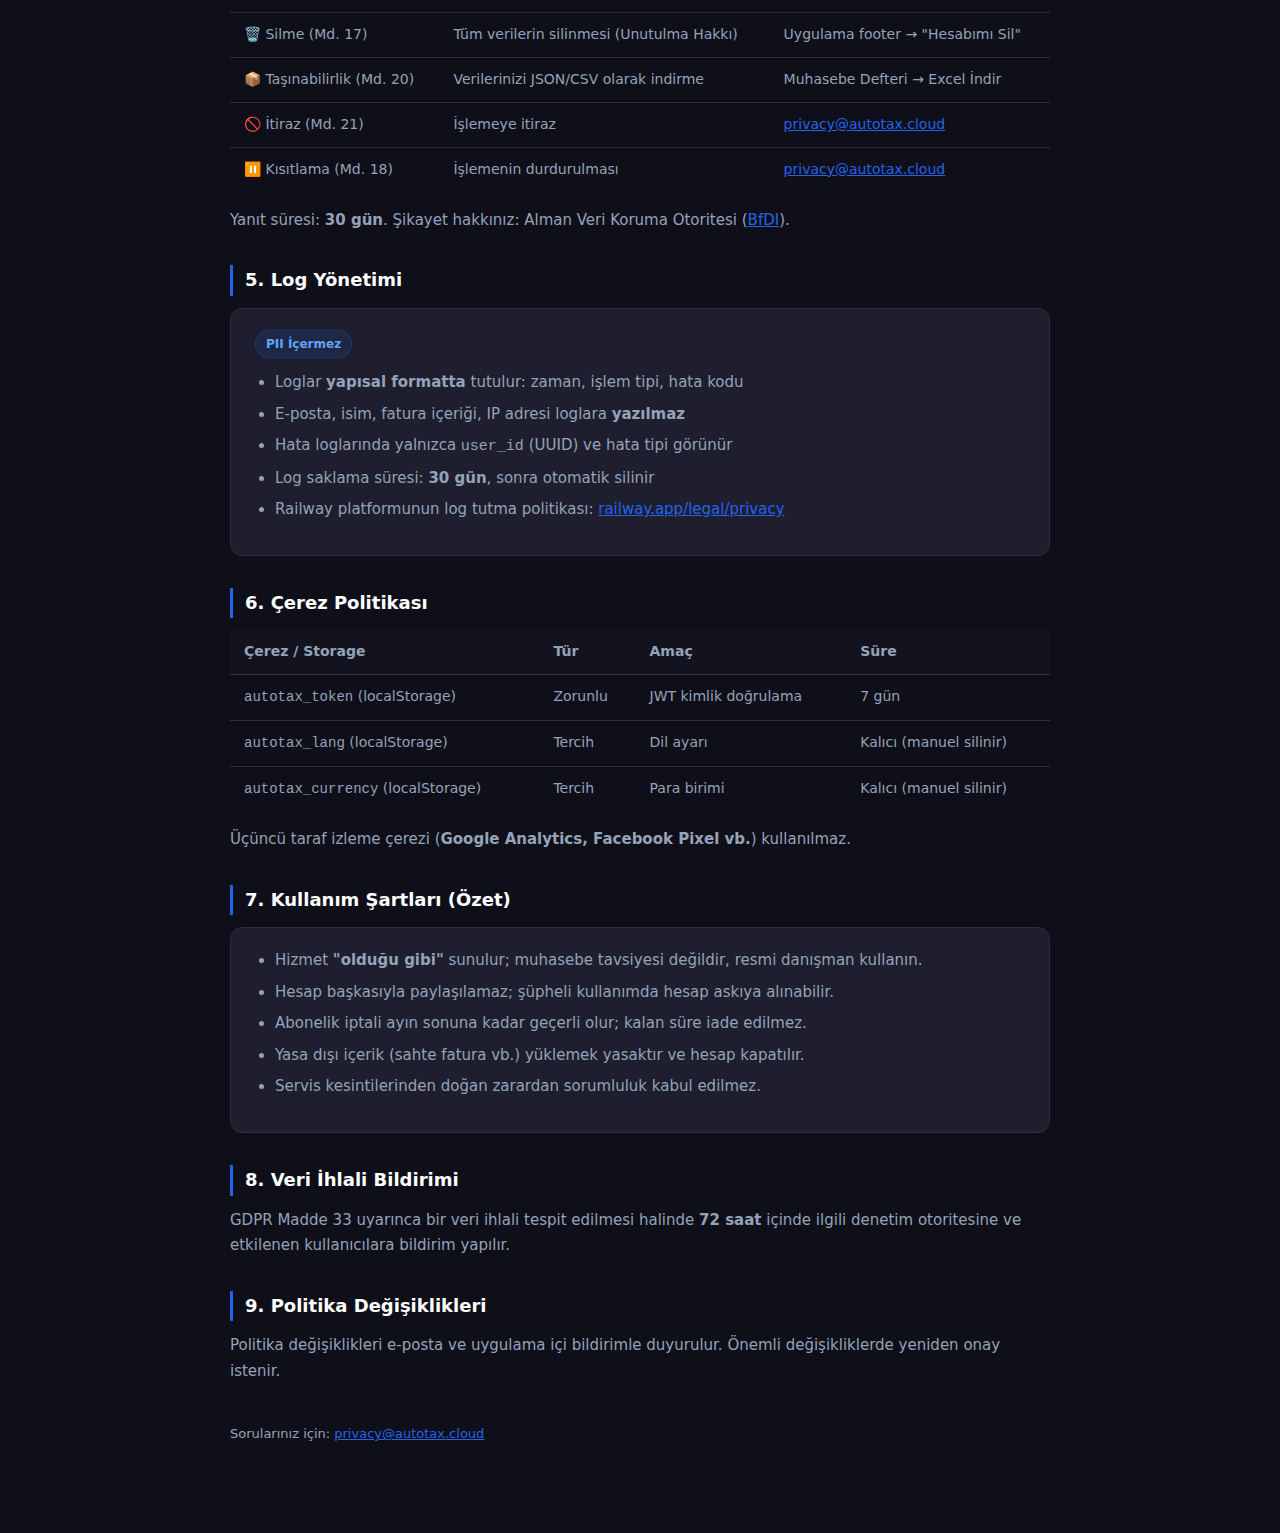
<file: frontend/privacy.html>
<!DOCTYPE html>
<html lang="tr">
<head>
  <meta charset="UTF-8">
  <meta name="viewport" content="width=device-width, initial-scale=1.0">
  <title>Gizlilik Politikası &amp; GDPR — AutoTax.cloud</title>
  <link rel="icon" href="/favicon.ico" type="image/x-icon">
  <style>
    :root { --bg:#0f0f1a; --surface:#1e1e2e; --border:#2d2d3f; --text:#e2e8f0; --muted:#94a3b8; --primary:#2563eb; }
    * { margin:0; padding:0; box-sizing:border-box; }
    body { font-family:'Segoe UI',system-ui,sans-serif; background:var(--bg); color:var(--text); line-height:1.7; }
    .container { max-width:860px; margin:0 auto; padding:40px 20px 80px; }
    .logo { display:flex; align-items:center; gap:12px; margin-bottom:36px; text-decoration:none; }
    .logo-icon { font-size:28px; }
    .logo-text { font-size:20px; font-weight:700; color:var(--text); }
    h1 { font-size:28px; font-weight:700; margin-bottom:8px; color:#fff; }
    .subtitle { color:var(--muted); font-size:14px; margin-bottom:36px; }
    h2 { font-size:18px; font-weight:600; margin:32px 0 12px; color:#fff; border-left:3px solid var(--primary); padding-left:12px; }
    h3 { font-size:15px; font-weight:600; margin:20px 0 8px; color:var(--text); }
    p  { color:var(--muted); margin-bottom:12px; font-size:15px; }
    ul { color:var(--muted); padding-left:20px; margin-bottom:12px; font-size:15px; }
    ul li { margin-bottom:6px; }
    .card { background:var(--surface); border:1px solid var(--border); border-radius:12px; padding:20px 24px; margin-bottom:16px; }
    .badge { display:inline-block; padding:3px 10px; border-radius:20px; font-size:12px; font-weight:600; margin-bottom:12px; }
    .badge-green  { background:#16a34a22; color:#4ade80; border:1px solid #16a34a44; }
    .badge-blue   { background:#2563eb22; color:#60a5fa; border:1px solid #2563eb44; }
    .badge-yellow { background:#d97706,22; color:#fbbf24; border:1px solid #d9770644; }
    table { width:100%; border-collapse:collapse; margin-bottom:16px; font-size:14px; }
    th { text-align:left; padding:10px 14px; background:#13131f; color:var(--muted); font-weight:600; }
    td { padding:10px 14px; border-top:1px solid var(--border); color:var(--muted); vertical-align:top; }
    a  { color:var(--primary); }
    .back-btn { display:inline-block; margin-bottom:24px; color:var(--muted); text-decoration:none; font-size:14px; }
    .back-btn:hover { color:var(--text); }
    .highlight { background:#2563eb15; border:1px solid #2563eb33; border-radius:8px; padding:14px 18px; margin-bottom:16px; font-size:14px; color:var(--text); }
  </style>
</head>
<body>
<div class="container">

  <a href="/index.html" class="back-btn">← Uygulamaya dön</a>

  <div class="logo">
    <span class="logo-icon">📊</span>
    <span class="logo-text">AutoTax.cloud</span>
  </div>

  <h1>Gizlilik Politikası &amp; GDPR Uyum Belgesi</h1>
  <p class="subtitle">Son güncelleme: Şubat 2026 &nbsp;·&nbsp; Yürürlük: AB GDPR (2016/679) &amp; BDSG (Alman Federal Veri Koruma Kanunu)</p>

  <div class="highlight">
    <strong>Özet:</strong> Verileriniz yalnızca AB sınırları içindeki sunucularda (Railway/Almanya) saklanır.
    Hiçbir zaman üçüncü taraflara satılmaz. İstediğiniz an silebilirsiniz.
  </div>

  <!-- 1. Veri Sorumlusu -->
  <h2>1. Veri Sorumlusu</h2>
  <div class="card">
    <p><strong>AutoTax.cloud</strong><br>
    E-posta: <a href="mailto:privacy@autotax.cloud">privacy@autotax.cloud</a><br>
    GDPR Talebi: <a href="mailto:privacy@autotax.cloud">privacy@autotax.cloud</a>
    </p>
  </div>

  <!-- 2. Toplanan Veriler -->
  <h2>2. Toplanan Kişisel Veriler</h2>
  <table>
    <thead><tr><th>Veri Türü</th><th>Amaç</th><th>Dayanak (GDPR Md.6)</th><th>Saklama Süresi</th></tr></thead>
    <tbody>
      <tr><td>E-posta adresi, ad-soyad</td><td>Hesap oluşturma, kimlik doğrulama</td><td>Sözleşme ifası (6/1-b)</td><td>Hesap aktif olduğu sürece</td></tr>
      <tr><td>Şifre (bcrypt hash)</td><td>Güvenli giriş</td><td>Sözleşme ifası (6/1-b)</td><td>Hesap aktif olduğu sürece</td></tr>
      <tr><td>Fatura OCR verileri (tutar, tarih, satıcı, KDV)</td><td>Muhasebe otomasyonu</td><td>Sözleşme ifası (6/1-b)</td><td>7 yıl (Alman Handelsgesetzbuch §257)</td></tr>
      <tr><td>Yüklenen fatura görselleri</td><td>OCR işlemi</td><td>Açık rıza (6/1-a) + meşru menfaat (6/1-f)</td><td>90 gün sonra otomatik silinir</td></tr>
      <tr><td>IP adresi (log)</td><td>Güvenlik, hata ayıklama</td><td>Meşru menfaat (6/1-f)</td><td>30 gün, sonra anonim</td></tr>
      <tr><td>Ödeme bilgileri</td><td>Abonelik</td><td>Sözleşme ifası (6/1-b)</td><td>Stripe tarafından saklanır (PCI-DSS)</td></tr>
    </tbody>
  </table>

  <!-- 3. Sunucu Lokasyonu -->
  <h2 id="server">3. Sunucu Lokasyonu &amp; Veri Transferi</h2>
  <div class="card">
    <span class="badge badge-green">✓ AB Sınırları İçinde</span>
    <p>Tüm veriler <strong>Almanya / AB</strong> veri merkezlerinde saklanır (Railway.app — Frankfurt, Almanya).</p>
    <p>AB dışına veri transferi yapılmaz. Kullanılan üçüncü taraf hizmetler:</p>
    <ul>
      <li><strong>Stripe</strong> (Ödeme) — AB veri işleme anlaşması (DPA) imzalanmış, SCCʼler geçerli</li>
      <li><strong>Tesseract/OCR</strong> — Tamamen sunucu tarafı, dışarı gönderilmez</li>
    </ul>
  </div>

  <!-- 4. GDPR Hakları -->
  <h2>4. Haklarınız (GDPR Madde 15–22)</h2>
  <table>
    <thead><tr><th>Hak</th><th>Açıklama</th><th>Nasıl Kullanılır</th></tr></thead>
    <tbody>
      <tr><td>📋 Erişim (Md. 15)</td><td>Hangi verilerinizin tutulduğunu öğrenme</td><td><a href="mailto:privacy@autotax.cloud">privacy@autotax.cloud</a></td></tr>
      <tr><td>✏️ Düzeltme (Md. 16)</td><td>Hatalı verilerin düzeltilmesi</td><td>Profil ayarları veya e-posta</td></tr>
      <tr><td>🗑️ Silme (Md. 17)</td><td>Tüm verilerin silinmesi (Unutulma Hakkı)</td><td>Uygulama footer → "Hesabımı Sil"</td></tr>
      <tr><td>📦 Taşınabilirlik (Md. 20)</td><td>Verilerinizi JSON/CSV olarak indirme</td><td>Muhasebe Defteri → Excel İndir</td></tr>
      <tr><td>🚫 İtiraz (Md. 21)</td><td>İşlemeye itiraz</td><td><a href="mailto:privacy@autotax.cloud">privacy@autotax.cloud</a></td></tr>
      <tr><td>⏸️ Kısıtlama (Md. 18)</td><td>İşlemenin durdurulması</td><td><a href="mailto:privacy@autotax.cloud">privacy@autotax.cloud</a></td></tr>
    </tbody>
  </table>
  <p>Yanıt süresi: <strong>30 gün</strong>. Şikayet hakkınız: Alman Veri Koruma Otoritesi (<a href="https://www.bfdi.bund.de" target="_blank">BfDI</a>).</p>

  <!-- 5. Log Yönetimi -->
  <h2 id="logs">5. Log Yönetimi</h2>
  <div class="card">
    <span class="badge badge-blue">PII İçermez</span>
    <ul>
      <li>Loglar <strong>yapısal formatta</strong> tutulur: zaman, işlem tipi, hata kodu</li>
      <li>E-posta, isim, fatura içeriği, IP adresi loglara <strong>yazılmaz</strong></li>
      <li>Hata loglarında yalnızca <code>user_id</code> (UUID) ve hata tipi görünür</li>
      <li>Log saklama süresi: <strong>30 gün</strong>, sonra otomatik silinir</li>
      <li>Railway platformunun log tutma politikası: <a href="https://railway.app/legal/privacy" target="_blank">railway.app/legal/privacy</a></li>
    </ul>
  </div>

  <!-- 6. Çerezler -->
  <h2 id="cookies">6. Çerez Politikası</h2>
  <table>
    <thead><tr><th>Çerez / Storage</th><th>Tür</th><th>Amaç</th><th>Süre</th></tr></thead>
    <tbody>
      <tr><td><code>autotax_token</code> (localStorage)</td><td>Zorunlu</td><td>JWT kimlik doğrulama</td><td>7 gün</td></tr>
      <tr><td><code>autotax_lang</code> (localStorage)</td><td>Tercih</td><td>Dil ayarı</td><td>Kalıcı (manuel silinir)</td></tr>
      <tr><td><code>autotax_currency</code> (localStorage)</td><td>Tercih</td><td>Para birimi</td><td>Kalıcı (manuel silinir)</td></tr>
    </tbody>
  </table>
  <p>Üçüncü taraf izleme çerezi (<strong>Google Analytics, Facebook Pixel vb.</strong>) kullanılmaz.</p>

  <!-- 7. Kullanım Şartları -->
  <h2 id="terms">7. Kullanım Şartları (Özet)</h2>
  <div class="card">
    <ul>
      <li>Hizmet <strong>"olduğu gibi"</strong> sunulur; muhasebe tavsiyesi değildir, resmi danışman kullanın.</li>
      <li>Hesap başkasıyla paylaşılamaz; şüpheli kullanımda hesap askıya alınabilir.</li>
      <li>Abonelik iptali ayın sonuna kadar geçerli olur; kalan süre iade edilmez.</li>
      <li>Yasa dışı içerik (sahte fatura vb.) yüklemek yasaktır ve hesap kapatılır.</li>
      <li>Servis kesintilerinden doğan zarardan sorumluluk kabul edilmez.</li>
    </ul>
  </div>

  <!-- 8. Veri İhlali -->
  <h2>8. Veri İhlali Bildirimi</h2>
  <p>GDPR Madde 33 uyarınca bir veri ihlali tespit edilmesi halinde <strong>72 saat</strong> içinde ilgili denetim otoritesine ve etkilenen kullanıcılara bildirim yapılır.</p>

  <!-- 9. Değişiklikler -->
  <h2>9. Politika Değişiklikleri</h2>
  <p>Politika değişiklikleri e-posta ve uygulama içi bildirimle duyurulur. Önemli değişikliklerde yeniden onay istenir.</p>

  <br>
  <p style="font-size:13px;color:var(--muted)">
    Sorularınız için: <a href="mailto:privacy@autotax.cloud">privacy@autotax.cloud</a>
  </p>

</div>
</body>
</html>
</file>
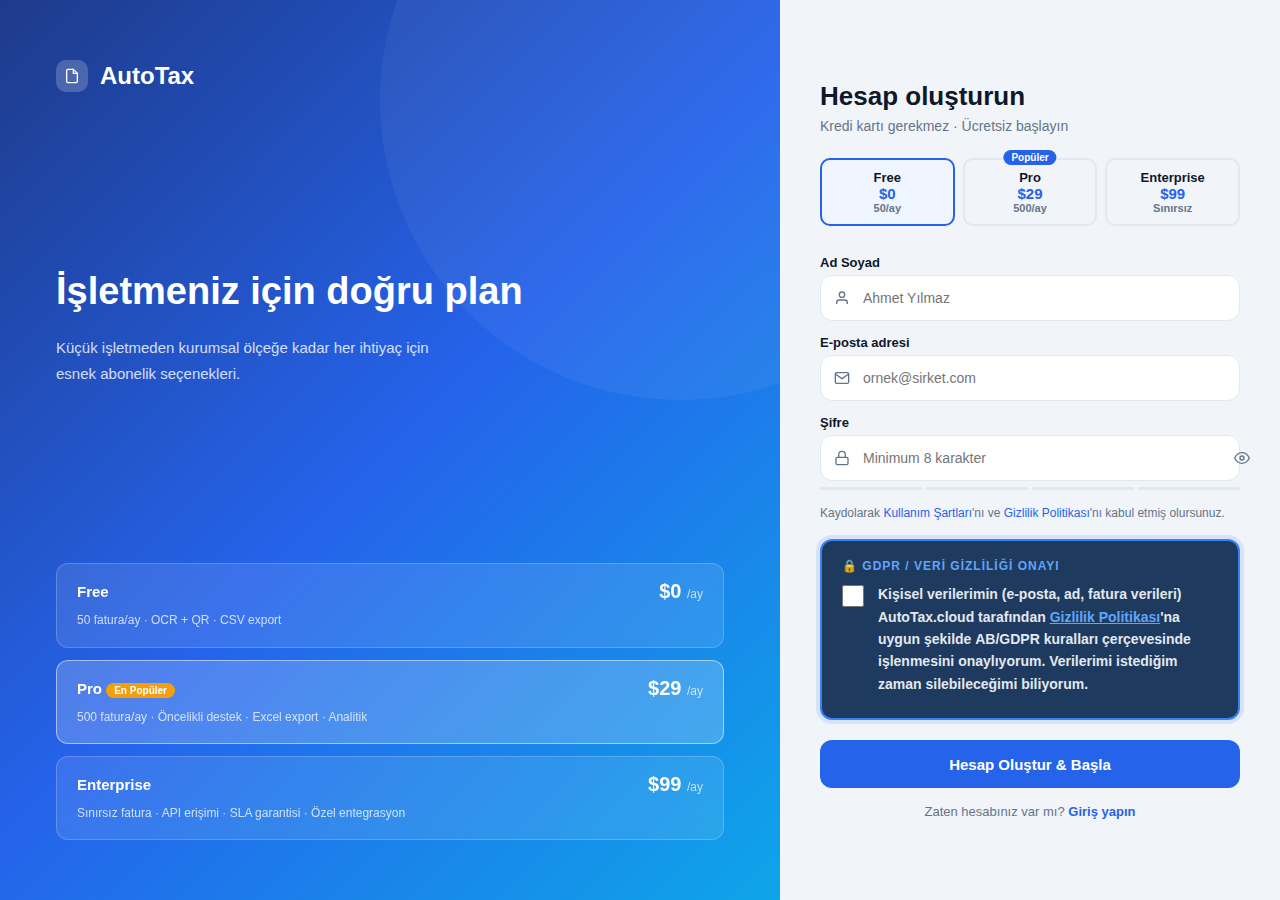
<file: frontend/register.html>
<!DOCTYPE html>
<html lang="tr">
<head>
  <meta charset="UTF-8">
  <meta name="viewport" content="width=device-width,initial-scale=1">
  <title>AutoTax — Kayıt Ol</title>
  <style>
    *, *::before, *::after { box-sizing: border-box; margin: 0; padding: 0; }
    :root {
      --brand: #2563eb; --brand-d: #1d4ed8; --brand-l: #dbeafe;
      --surface: #ffffff; --bg: #f1f5f9; --text: #0f172a;
      --muted: #64748b; --border: #e2e8f0; --error: #ef4444;
      --success: #22c55e; --radius: 12px;
    }
    body { min-height: 100vh; display: flex; font-family: -apple-system, BlinkMacSystemFont, 'Segoe UI', Roboto, sans-serif; background: var(--bg); }

    .hero { display: none; flex: 1; background: linear-gradient(135deg, #1e3a8a 0%, #2563eb 50%, #0ea5e9 100%);
            padding: 60px 56px; color: #fff; flex-direction: column; justify-content: space-between;
            position: relative; overflow: hidden; }
    @media (min-width: 900px) { .hero { display: flex; } }
    .hero::before { content: ''; position: absolute; width: 600px; height: 600px; border-radius: 50%;
                    background: rgba(255,255,255,.05); top: -200px; right: -200px; }
    .hero-logo { display: flex; align-items: center; gap: 12px; font-size: 24px; font-weight: 700; }
    .hero-logo svg { background: rgba(255,255,255,.2); padding: 8px; border-radius: 10px; }
    .hero-content h1 { font-size: clamp(26px, 3vw, 38px); font-weight: 800; line-height: 1.2; margin-bottom: 20px; }
    .hero-content p { font-size: 15px; opacity: .8; line-height: 1.7; max-width: 380px; }

    /* Plan cards in hero */
    .plan-cards { display: flex; flex-direction: column; gap: 12px; }
    .plan-card { background: rgba(255,255,255,.1); backdrop-filter: blur(10px);
                 border-radius: 12px; padding: 16px 20px; border: 1px solid rgba(255,255,255,.2); }
    .plan-card.featured { background: rgba(255,255,255,.2); border-color: rgba(255,255,255,.5); }
    .plan-card-top { display: flex; justify-content: space-between; align-items: center; margin-bottom: 8px; }
    .plan-card-name { font-weight: 700; font-size: 15px; }
    .plan-card-price { font-size: 20px; font-weight: 800; }
    .plan-card-price span { font-size: 12px; font-weight: 400; opacity: .7; }
    .plan-card-feat { font-size: 12px; opacity: .75; line-height: 1.6; }
    .hot-badge { background: #f59e0b; color: #fff; font-size: 10px; font-weight: 700;
                 padding: 2px 8px; border-radius: 20px; }

    .auth-panel { flex: 0 0 100%; display: flex; align-items: flex-start; justify-content: center;
                  padding: 40px 24px; overflow-y: auto; }
    @media (min-width: 900px) { .auth-panel { flex: 0 0 500px; align-items: center; } }

    .auth-card { width: 100%; max-width: 420px; }
    .logo-mobile { display: flex; align-items: center; gap: 10px; font-size: 22px; font-weight: 800;
                   color: var(--brand); margin-bottom: 32px; }
    @media (min-width: 900px) { .logo-mobile { display: none; } }

    .auth-card h2 { font-size: 26px; font-weight: 800; color: var(--text); margin-bottom: 6px; }
    .auth-card .subtitle { font-size: 14px; color: var(--muted); margin-bottom: 24px; }

    /* Plan selector */
    .plan-selector { display: flex; gap: 8px; margin-bottom: 24px; }
    .plan-opt { flex: 1; border: 2px solid var(--border); border-radius: 10px; padding: 10px 8px;
                text-align: center; cursor: pointer; transition: all .2s; position: relative; }
    .plan-opt:hover { border-color: var(--brand); }
    .plan-opt.selected { border-color: var(--brand); background: #eff6ff; }
    .plan-opt input { display: none; }
    .plan-opt .opt-name { font-size: 13px; font-weight: 700; color: var(--text); }
    .plan-opt .opt-price { font-size: 15px; font-weight: 800; color: var(--brand); }
    .plan-opt .opt-inv { font-size: 11px; color: var(--muted); }
    .plan-opt .pop-tag { position: absolute; top: -10px; left: 50%; transform: translateX(-50%);
                         background: var(--brand); color: #fff; font-size: 10px; font-weight: 700;
                         padding: 2px 8px; border-radius: 20px; white-space: nowrap; }

    .form-row { display: flex; gap: 12px; }
    .form-row .form-group { flex: 1; }
    .form-group { margin-bottom: 14px; }
    label { display: block; font-size: 13px; font-weight: 600; color: var(--text); margin-bottom: 5px; }
    .input-wrap { position: relative; }
    .input-wrap svg { position: absolute; left: 14px; top: 50%; transform: translateY(-50%);
                      color: var(--muted); pointer-events: none; }
    input[type=email], input[type=password], input[type=text] {
      width: 100%; height: 46px; border: 1.5px solid var(--border); border-radius: var(--radius);
      padding: 0 44px 0 42px; font-size: 14px; color: var(--text); background: var(--surface);
      transition: border-color .2s, box-shadow .2s; outline: none;
    }
    input:focus { border-color: var(--brand); box-shadow: 0 0 0 3px rgba(37,99,235,.12); }
    input.error-input { border-color: var(--error); }
    .eye-btn { position: absolute; right: 12px; top: 50%; transform: translateY(-50%);
               background: none; border: none; cursor: pointer; color: var(--muted); padding: 4px; }
    .eye-btn:hover { color: var(--brand); }

    /* Password strength */
    .pw-strength { margin-top: 6px; display: flex; gap: 4px; }
    .pw-bar { flex: 1; height: 3px; background: var(--border); border-radius: 2px; transition: background .3s; }
    .pw-bar.weak   { background: var(--error); }
    .pw-bar.fair   { background: #f59e0b; }
    .pw-bar.strong { background: var(--success); }
    .pw-label { font-size: 11px; color: var(--muted); margin-top: 4px; }

    .terms { font-size: 12px; color: var(--muted); margin-bottom: 16px; line-height: 1.6; }
    .terms a { color: var(--brand); text-decoration: none; }
    .terms a:hover { text-decoration: underline; }

    .btn-primary { width: 100%; height: 48px; background: var(--brand); color: #fff;
                   border: none; border-radius: var(--radius); font-size: 15px; font-weight: 700;
                   cursor: pointer; transition: background .2s, transform .1s, opacity .2s;
                   display: flex; align-items: center; justify-content: center; gap: 8px; }
    .btn-primary:hover { background: var(--brand-d); }
    .btn-primary:active { transform: scale(.98); }
    .btn-primary:disabled { opacity: .6; cursor: not-allowed; }

    .spinner { width: 18px; height: 18px; border: 2px solid rgba(255,255,255,.4);
               border-top-color: #fff; border-radius: 50%; animation: spin .7s linear infinite; }
    @keyframes spin { to { transform: rotate(360deg); } }

    .auth-switch { text-align: center; margin-top: 16px; font-size: 13px; color: var(--muted); }
    .auth-switch a { color: var(--brand); font-weight: 700; text-decoration: none; }

    .alert { border-radius: 8px; padding: 12px 16px; font-size: 13px; margin-bottom: 14px;
             display: none; align-items: center; gap: 10px; }
    .alert.show { display: flex; }
    .alert-error   { background: #fef2f2; color: #991b1b; border: 1px solid #fecaca; }
    .alert-success { background: #f0fdf4; color: #166534; border: 1px solid #bbf7d0; }
  </style>
</head>
<body>

<!-- ═══ SOL HERO ═══════════════════════════════════════════ -->
<section class="hero">
  <div class="hero-logo">
    <svg width="32" height="32" viewBox="0 0 24 24" fill="none" stroke="#fff" stroke-width="2">
      <path d="M14 2H6a2 2 0 0 0-2 2v16a2 2 0 0 0 2 2h12a2 2 0 0 0 2-2V8z"/>
      <polyline points="14 2 14 8 20 8"/>
    </svg>
    AutoTax
  </div>

  <div class="hero-content">
    <h1>İşletmeniz için doğru plan</h1>
    <p>Küçük işletmeden kurumsal ölçeğe kadar her ihtiyaç için esnek abonelik seçenekleri.</p>
  </div>

  <div class="plan-cards">
    <div class="plan-card">
      <div class="plan-card-top">
        <div class="plan-card-name">Free</div>
        <div class="plan-card-price">$0 <span>/ay</span></div>
      </div>
      <div class="plan-card-feat">50 fatura/ay · OCR + QR · CSV export</div>
    </div>
    <div class="plan-card featured">
      <div class="plan-card-top">
        <div class="plan-card-name">Pro <span class="hot-badge">En Popüler</span></div>
        <div class="plan-card-price">$29 <span>/ay</span></div>
      </div>
      <div class="plan-card-feat">500 fatura/ay · Öncelikli destek · Excel export · Analitik</div>
    </div>
    <div class="plan-card">
      <div class="plan-card-top">
        <div class="plan-card-name">Enterprise</div>
        <div class="plan-card-price">$99 <span>/ay</span></div>
      </div>
      <div class="plan-card-feat">Sınırsız fatura · API erişimi · SLA garantisi · Özel entegrasyon</div>
    </div>
  </div>
</section>

<!-- ═══ SAĞ KAYIT PANELİ ═══════════════════════════════════ -->
<section class="auth-panel">
  <div class="auth-card">

    <div class="logo-mobile">
      <svg width="26" height="26" viewBox="0 0 24 24" fill="none" stroke="currentColor" stroke-width="2">
        <path d="M14 2H6a2 2 0 0 0-2 2v16a2 2 0 0 0 2 2h12a2 2 0 0 0 2-2V8z"/>
        <polyline points="14 2 14 8 20 8"/>
      </svg>
      AutoTax
    </div>

    <h2>Hesap oluşturun</h2>
    <p class="subtitle">Kredi kartı gerekmez · Ücretsiz başlayın</p>

    <div class="alert alert-error" id="alert-error">
      <svg width="16" height="16" viewBox="0 0 24 24" fill="none" stroke="currentColor" stroke-width="2">
        <circle cx="12" cy="12" r="10"/><line x1="12" y1="8" x2="12" y2="12"/><line x1="12" y1="16" x2="12.01" y2="16"/>
      </svg>
      <span id="alert-error-msg"></span>
    </div>
    <div class="alert alert-success" id="alert-success">
      <svg width="16" height="16" viewBox="0 0 24 24" fill="none" stroke="currentColor" stroke-width="2">
        <polyline points="20 6 9 17 4 12"/>
      </svg>
      <span id="alert-success-msg"></span>
    </div>

    <!-- Plan seçici -->
    <div class="plan-selector">
      <label class="plan-opt selected" id="opt-free">
        <input type="radio" name="plan" value="free" checked>
        <div class="opt-name">Free</div>
        <div class="opt-price">$0</div>
        <div class="opt-inv">50/ay</div>
      </label>
      <label class="plan-opt" id="opt-pro">
        <div class="pop-tag">Popüler</div>
        <input type="radio" name="plan" value="pro">
        <div class="opt-name">Pro</div>
        <div class="opt-price">$29</div>
        <div class="opt-inv">500/ay</div>
      </label>
      <label class="plan-opt" id="opt-enterprise">
        <input type="radio" name="plan" value="enterprise">
        <div class="opt-name">Enterprise</div>
        <div class="opt-price">$99</div>
        <div class="opt-inv">Sınırsız</div>
      </label>
    </div>

    <form id="register-form" autocomplete="on" novalidate>
      <div class="form-group">
        <label for="full_name">Ad Soyad</label>
        <div class="input-wrap">
          <svg width="16" height="16" viewBox="0 0 24 24" fill="none" stroke="currentColor" stroke-width="2">
            <path d="M20 21v-2a4 4 0 0 0-4-4H8a4 4 0 0 0-4 4v2"/>
            <circle cx="12" cy="7" r="4"/>
          </svg>
          <input type="text" id="full_name" name="full_name" placeholder="Ahmet Yılmaz" autocomplete="name">
        </div>
      </div>

      <div class="form-group">
        <label for="email">E-posta adresi</label>
        <div class="input-wrap">
          <svg width="16" height="16" viewBox="0 0 24 24" fill="none" stroke="currentColor" stroke-width="2">
            <path d="M4 4h16c1.1 0 2 .9 2 2v12c0 1.1-.9 2-2 2H4c-1.1 0-2-.9-2-2V6c0-1.1.9-2 2-2z"/>
            <polyline points="22,6 12,13 2,6"/>
          </svg>
          <input type="email" id="email" name="email" placeholder="ornek@sirket.com" autocomplete="email" required>
        </div>
      </div>

      <div class="form-group">
        <label for="password">Şifre</label>
        <div class="input-wrap">
          <svg width="16" height="16" viewBox="0 0 24 24" fill="none" stroke="currentColor" stroke-width="2">
            <rect x="3" y="11" width="18" height="11" rx="2" ry="2"/>
            <path d="M7 11V7a5 5 0 0 1 10 0v4"/>
          </svg>
          <input type="password" id="password" name="password" placeholder="Minimum 8 karakter" autocomplete="new-password" required>
          <button type="button" class="eye-btn" id="toggle-pw">
            <svg width="16" height="16" viewBox="0 0 24 24" fill="none" stroke="currentColor" stroke-width="2">
              <path d="M1 12s4-8 11-8 11 8 11 8-4 8-11 8-11-8-11-8z"/>
              <circle cx="12" cy="12" r="3"/>
            </svg>
          </button>
        </div>
        <div class="pw-strength">
          <div class="pw-bar" id="bar1"></div>
          <div class="pw-bar" id="bar2"></div>
          <div class="pw-bar" id="bar3"></div>
          <div class="pw-bar" id="bar4"></div>
        </div>
        <div class="pw-label" id="pw-label"></div>
      </div>

      <p class="terms">
        Kaydolarak <a href="/privacy.html" target="_blank">Kullanım Şartları</a>'nı ve <a href="/privacy.html" target="_blank">Gizlilik Politikası</a>'nı kabul etmiş olursunuz.
      </p>

      <!-- GDPR Onay Kutusu -->
      <div style="background:#1e3a5f;border:2px solid #3b82f6;border-radius:12px;padding:18px 20px;margin-bottom:20px;box-shadow:0 0 0 4px rgba(59,130,246,.15)">
        <div style="font-size:12px;font-weight:700;color:#60a5fa;letter-spacing:1px;margin-bottom:10px">🔒 GDPR / VERİ GİZLİLİĞİ ONAYI</div>
        <label style="display:flex;align-items:flex-start;gap:14px;cursor:pointer;font-size:14px;color:#e2e8f0;line-height:1.6">
          <input type="checkbox" id="gdpr-consent" required
            style="margin-top:2px;width:22px;height:22px;flex-shrink:0;accent-color:#3b82f6;cursor:pointer">
          <span>
            Kişisel verilerimin (e-posta, ad, fatura verileri) AutoTax.cloud tarafından
            <a href="/privacy.html" target="_blank" style="color:#60a5fa;text-decoration:underline">Gizlilik Politikası</a>'na
            uygun şekilde <strong>AB/GDPR</strong> kuralları çerçevesinde işlenmesini onaylıyorum.
            Verilerimi istediğim zaman silebileceğimi biliyorum.
          </span>
        </label>
      </div>

      <button type="submit" class="btn-primary" id="reg-btn">
        <span id="btn-text">Hesap Oluştur &amp; Başla</span>
      </button>
    </form>

    <p class="auth-switch">
      Zaten hesabınız var mı? <a href="/login.html">Giriş yapın</a>
    </p>
  </div>
</section>

<script>
const API = '/api';

// Plan seçici
document.querySelectorAll('.plan-opt').forEach(opt => {
  opt.addEventListener('click', function() {
    document.querySelectorAll('.plan-opt').forEach(o => o.classList.remove('selected'));
    this.classList.add('selected');
  });
});

// Şifre göster/gizle
document.getElementById('toggle-pw').addEventListener('click', function() {
  const inp  = document.getElementById('password');
  const icon = this.querySelector('svg');
  const show = inp.type === 'password';
  inp.type   = show ? 'text' : 'password';
  icon.innerHTML = show
    ? `<path d="M17.94 17.94A10.07 10.07 0 0 1 12 20c-7 0-11-8-11-8a18.45 18.45 0 0 1 5.06-5.94"/>
       <path d="M9.9 4.24A9.12 9.12 0 0 1 12 4c7 0 11 8 11 8a18.5 18.5 0 0 1-2.16 3.19"/>
       <line x1="1" y1="1" x2="23" y2="23"/>`
    : `<path d="M1 12s4-8 11-8 11 8 11 8-4 8-11 8-11-8-11-8z"/>
       <circle cx="12" cy="12" r="3"/>`;
});

// Şifre güçü
document.getElementById('password').addEventListener('input', function() {
  const v = this.value;
  const bars = [document.getElementById('bar1'), document.getElementById('bar2'),
                document.getElementById('bar3'), document.getElementById('bar4')];
  const lbl  = document.getElementById('pw-label');
  let score  = 0;
  if (v.length >= 8)  score++;
  if (/[A-Z]/.test(v)) score++;
  if (/[0-9]/.test(v)) score++;
  if (/[^A-Za-z0-9]/.test(v)) score++;
  bars.forEach((b, i) => {
    b.className = 'pw-bar';
    if (i < score) b.classList.add(score <= 1 ? 'weak' : score <= 2 ? 'fair' : 'strong');
  });
  const labels = ['', 'Zayıf', 'Orta', 'İyi', 'Güçlü'];
  lbl.textContent = v.length ? labels[score] : '';
  lbl.style.color = score <= 1 ? '#ef4444' : score <= 2 ? '#f59e0b' : '#22c55e';
});

document.getElementById('register-form').addEventListener('submit', async function(e) {
  e.preventDefault();
  const btn     = document.getElementById('reg-btn');
  const btnText = document.getElementById('btn-text');
  const errBox  = document.getElementById('alert-error');
  const errMsg  = document.getElementById('alert-error-msg');
  const okBox   = document.getElementById('alert-success');
  const okMsg   = document.getElementById('alert-success-msg');

  errBox.classList.remove('show');
  okBox.classList.remove('show');
  btn.disabled = true;
  btnText.innerHTML = '<div class="spinner"></div>';

  const plan = document.querySelector('input[name=plan]:checked').value;

  try {
    const res  = await fetch(`${API}/auth/register`, {
      method: 'POST',
      headers: { 'Content-Type': 'application/json' },
      credentials: 'include',
      body: JSON.stringify({
        email:        document.getElementById('email').value.trim(),
        password:     document.getElementById('password').value,
        full_name:    document.getElementById('full_name').value.trim(),
        gdpr_consent: document.getElementById('gdpr-consent').checked,  // GDPR Madde 7
      }),
    });
    const data = await res.json();

    if (!res.ok) {
      errMsg.textContent = data.detail || 'Kayıt başarısız.';
      errBox.classList.add('show');
      return;
    }

    localStorage.setItem('at_token', data.access_token);
    localStorage.setItem('at_user',  JSON.stringify(data.user));

    okMsg.textContent = 'Hesabınız oluşturuldu! Yönlendiriliyorsunuz...';
    okBox.classList.add('show');
    setTimeout(() => { window.location.href = '/index.html'; }, 1200);

  } catch (err) {
    errMsg.textContent = 'Sunucuya bağlanılamadı.';
    errBox.classList.add('show');
  } finally {
    btn.disabled = false;
    btnText.textContent = 'Hesap Oluştur & Başla';
  }
});

(function() {
  if (localStorage.getItem('at_token')) window.location.href = '/index.html';
})();
</script>
</body>
</html>
</file>
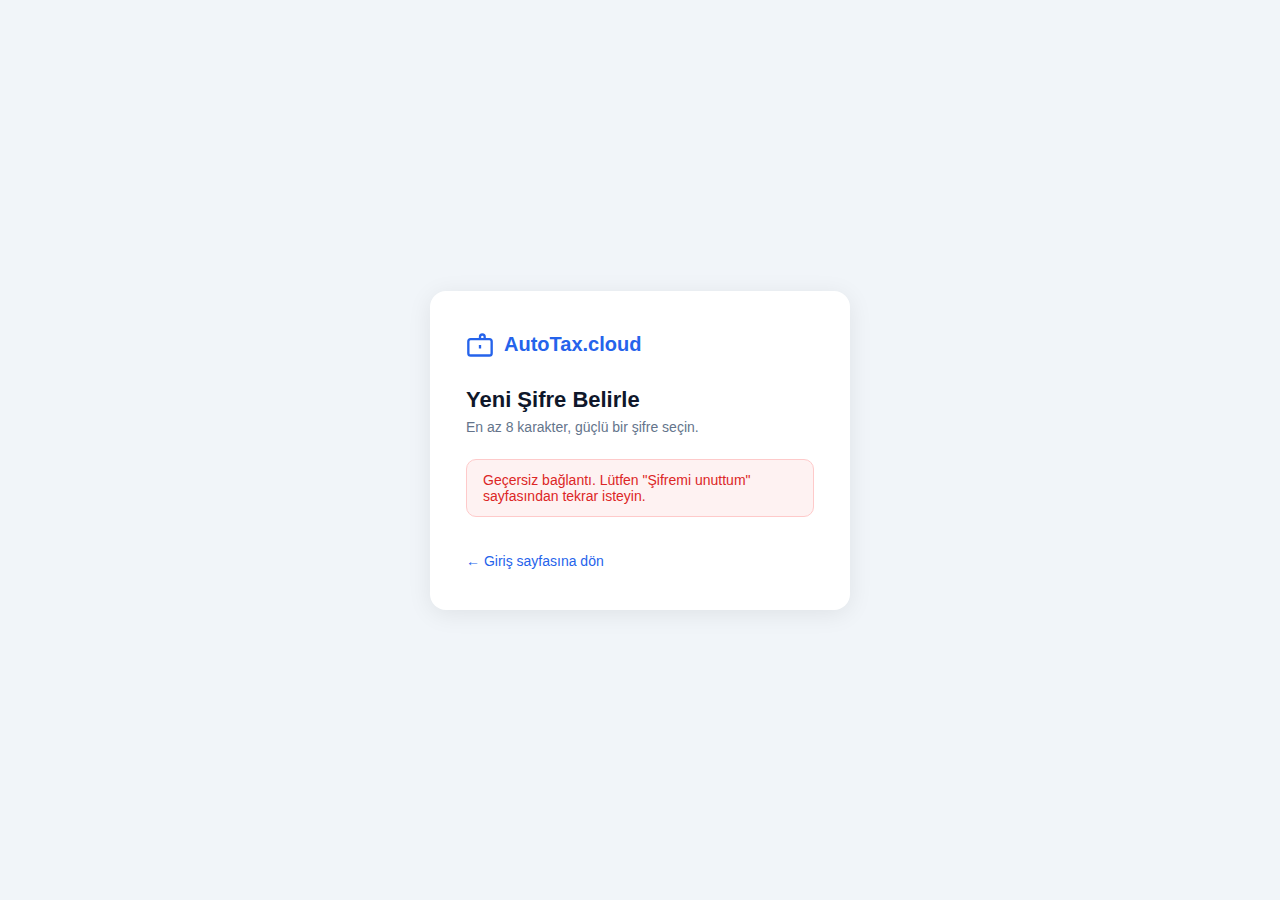
<file: frontend/reset-password.html>
<!DOCTYPE html>
<html lang="tr">
<head>
  <meta charset="UTF-8">
  <meta name="viewport" content="width=device-width,initial-scale=1">
  <title>Şifre Sıfırla — AutoTax.cloud</title>
  <style>
    *, *::before, *::after { box-sizing: border-box; margin: 0; padding: 0; }
    :root {
      --brand: #2563eb; --brand-d: #1d4ed8;
      --bg: #f1f5f9; --text: #0f172a; --muted: #64748b;
      --border: #e2e8f0; --error: #ef4444; --success: #22c55e;
    }
    body { min-height:100vh; display:flex; align-items:center; justify-content:center;
           background:var(--bg); font-family:-apple-system,BlinkMacSystemFont,'Segoe UI',Roboto,sans-serif; padding:20px; }
    .card { background:#fff; border-radius:16px; padding:40px 36px; width:100%; max-width:420px;
            box-shadow:0 4px 24px rgba(0,0,0,.08); }
    .logo { display:flex; align-items:center; gap:10px; font-size:20px; font-weight:800; color:var(--brand); margin-bottom:28px; }
    h2 { font-size:22px; font-weight:700; color:var(--text); margin-bottom:6px; }
    p.sub { color:var(--muted); font-size:14px; margin-bottom:24px; }
    label { display:block; font-size:13px; font-weight:600; color:#374151; margin-bottom:6px; }
    .input-wrap { position:relative; margin-bottom:16px; }
    input[type=password], input[type=text] {
      width:100%; padding:11px 44px 11px 14px; border:1.5px solid var(--border);
      border-radius:10px; font-size:14px; outline:none; transition:border-color .2s;
    }
    input:focus { border-color:var(--brand); }
    .eye-btn { position:absolute; right:12px; top:50%; transform:translateY(-50%);
               background:none; border:none; cursor:pointer; color:var(--muted); padding:4px; }
    .btn { width:100%; padding:13px; background:var(--brand); color:#fff; border:none;
           border-radius:10px; font-size:15px; font-weight:600; cursor:pointer; transition:background .2s; margin-top:4px; }
    .btn:hover { background:var(--brand-d); }
    .btn:disabled { background:#93c5fd; cursor:not-allowed; }
    .alert { padding:12px 16px; border-radius:10px; font-size:14px; margin-bottom:16px; display:none; }
    .alert.error   { background:#fef2f2; color:#dc2626; border:1px solid #fecaca; display:block; }
    .alert.success { background:#f0fdf4; color:#16a34a; border:1px solid #bbf7d0; display:block; }
    .pw-bar-wrap { display:flex; gap:4px; margin-top:6px; margin-bottom:4px; }
    .pw-bar { height:4px; flex:1; border-radius:2px; background:#e2e8f0; transition:background .3s; }
    .back { display:inline-block; margin-top:20px; color:var(--brand); font-size:14px; text-decoration:none; }
    .back:hover { text-decoration:underline; }
  </style>
</head>
<body>
<div class="card">
  <div class="logo">
    <svg width="28" height="28" viewBox="0 0 24 24" fill="none" stroke="currentColor" stroke-width="2">
      <rect x="2" y="7" width="20" height="14" rx="2"/><path d="M16 7V5a2 2 0 0 0-4 0v2M12 12v3"/>
    </svg>
    AutoTax.cloud
  </div>

  <h2>Yeni Şifre Belirle</h2>
  <p class="sub">En az 8 karakter, güçlü bir şifre seçin.</p>

  <div id="alertBox" class="alert"></div>

  <form id="resetForm">
    <div>
      <label for="pw1">Yeni Şifre</label>
      <div class="input-wrap">
        <input type="password" id="pw1" placeholder="Minimum 8 karakter" required>
        <button type="button" class="eye-btn" id="toggle1">
          <svg id="eye1" width="16" height="16" viewBox="0 0 24 24" fill="none" stroke="currentColor" stroke-width="2">
            <path d="M1 12s4-8 11-8 11 8 11 8-4 8-11 8-11-8-11-8z"/><circle cx="12" cy="12" r="3"/>
          </svg>
        </button>
      </div>
      <div class="pw-bar-wrap">
        <div class="pw-bar" id="b1"></div><div class="pw-bar" id="b2"></div>
        <div class="pw-bar" id="b3"></div><div class="pw-bar" id="b4"></div>
      </div>
    </div>

    <div>
      <label for="pw2">Şifre Tekrar</label>
      <div class="input-wrap">
        <input type="password" id="pw2" placeholder="Şifrenizi tekrar girin" required>
        <button type="button" class="eye-btn" id="toggle2">
          <svg id="eye2" width="16" height="16" viewBox="0 0 24 24" fill="none" stroke="currentColor" stroke-width="2">
            <path d="M1 12s4-8 11-8 11 8 11 8-4 8-11 8-11-8-11-8z"/><circle cx="12" cy="12" r="3"/>
          </svg>
        </button>
      </div>
    </div>

    <button type="submit" class="btn" id="submitBtn">Şifremi Güncelle</button>
  </form>
  <a href="/login.html" class="back">← Giriş sayfasına dön</a>
</div>

<script>
const API = '/api';
const params = new URLSearchParams(window.location.search);
const token  = params.get('token');
const alertBox = document.getElementById('alertBox');

// Token yoksa hata göster
if (!token) {
  alertBox.className = 'alert error';
  alertBox.textContent = 'Geçersiz bağlantı. Lütfen "Şifremi unuttum" sayfasından tekrar isteyin.';
  document.getElementById('resetForm').style.display = 'none';
} else {
  // Token geçerliliğini kontrol et
  fetch(`${API}/auth/verify-reset-token?token=${encodeURIComponent(token)}`)
    .then(r => r.json())
    .then(d => {
      if (!d.valid) {
        alertBox.className = 'alert error';
        alertBox.textContent = 'Bağlantının süresi dolmuş veya geçersiz. Lütfen tekrar isteyin.';
        document.getElementById('resetForm').style.display = 'none';
      }
    }).catch(() => {});
}

// Göz ikonları
function makeToggle(btnId, inputId, iconId) {
  document.getElementById(btnId).addEventListener('click', function() {
    const inp = document.getElementById(inputId);
    const icon = document.getElementById(iconId);
    const show = inp.type === 'password';
    inp.type = show ? 'text' : 'password';
    icon.innerHTML = show
      ? `<path d="M1 12s4-8 11-8 11 8 11 8-4 8-11 8-11-8-11-8z"/><circle cx="12" cy="12" r="3"/>`
      : `<path d="M17.94 17.94A10.07 10.07 0 0 1 12 20c-7 0-11-8-11-8a18.45 18.45 0 0 1 5.06-5.94M9.9 4.24A9.12 9.12 0 0 1 12 4c7 0 11 8 11 8a18.5 18.5 0 0 1-2.16 3.19m-6.72-1.07a3 3 0 1 1-4.24-4.24"/><line x1="1" y1="1" x2="23" y2="23"/>`;
  });
}
makeToggle('toggle1', 'pw1', 'eye1');
makeToggle('toggle2', 'pw2', 'eye2');

// Şifre gücü göstergesi
const colors = ['#ef4444','#f97316','#eab308','#22c55e'];
document.getElementById('pw1').addEventListener('input', function() {
  const v = this.value;
  let score = 0;
  if (v.length >= 8) score++;
  if (/[A-Z]/.test(v)) score++;
  if (/[0-9]/.test(v)) score++;
  if (/[^A-Za-z0-9]/.test(v)) score++;
  ['b1','b2','b3','b4'].forEach((id, i) => {
    document.getElementById(id).style.background = i < score ? colors[score - 1] : '#e2e8f0';
  });
});

// Form gönder
document.getElementById('resetForm').addEventListener('submit', async function(e) {
  e.preventDefault();
  const pw1 = document.getElementById('pw1').value;
  const pw2 = document.getElementById('pw2').value;
  const btn = document.getElementById('submitBtn');

  alertBox.className = 'alert';
  alertBox.textContent = '';

  if (pw1 !== pw2) {
    alertBox.className = 'alert error';
    alertBox.textContent = 'Şifreler eşleşmiyor.';
    return;
  }
  if (pw1.length < 8) {
    alertBox.className = 'alert error';
    alertBox.textContent = 'Şifre en az 8 karakter olmalıdır.';
    return;
  }

  btn.disabled = true;
  btn.textContent = 'Güncelleniyor...';

  try {
    const res = await fetch(`${API}/auth/reset-password`, {
      method: 'POST',
      headers: { 'Content-Type': 'application/json' },
      body: JSON.stringify({ token, password: pw1 })
    });
    const data = await res.json();
    if (res.ok) {
      alertBox.className = 'alert success';
      alertBox.textContent = '✓ Şifreniz güncellendi! 3 saniye içinde giriş sayfasına yönlendiriliyorsunuz...';
      document.getElementById('resetForm').style.display = 'none';
      setTimeout(() => window.location.href = '/login.html', 3000);
    } else {
      alertBox.className = 'alert error';
      alertBox.textContent = data.detail || 'Bir hata oluştu.';
      btn.disabled = false;
      btn.textContent = 'Şifremi Güncelle';
    }
  } catch {
    alertBox.className = 'alert error';
    alertBox.textContent = 'Bağlantı hatası. Lütfen tekrar deneyin.';
    btn.disabled = false;
    btn.textContent = 'Şifremi Güncelle';
  }
});
</script>
</body>
</html>
</file>
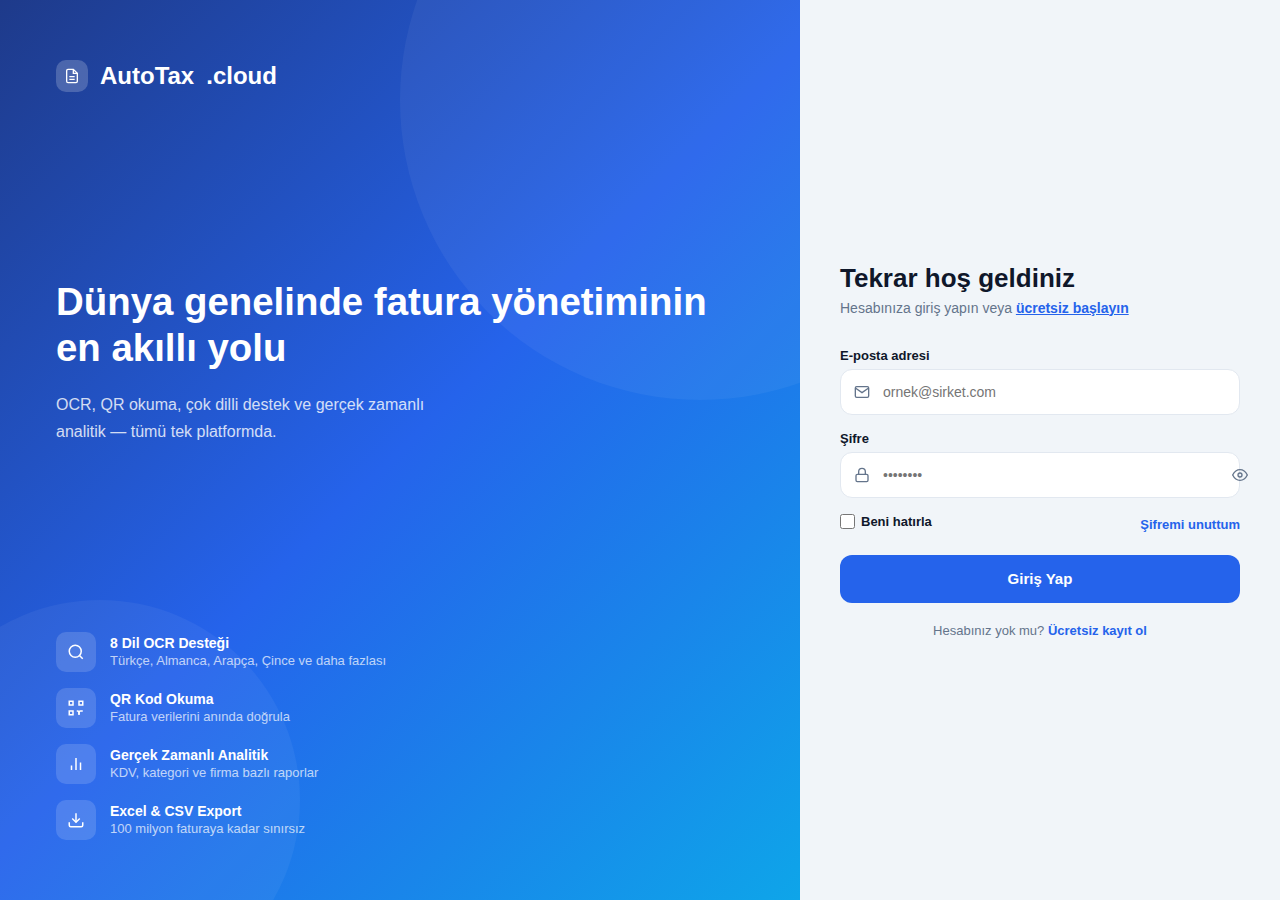
<file: AutoTax-MVP/frontend/login.html>
<!DOCTYPE html>
<html lang="tr">
<head>
  <meta charset="UTF-8">
  <meta name="viewport" content="width=device-width,initial-scale=1">
  <title>AutoTax.cloud — Giriş Yap</title>
  <style>
    *, *::before, *::after { box-sizing: border-box; margin: 0; padding: 0; }

    :root {
      --brand:    #2563eb;
      --brand-d:  #1d4ed8;
      --brand-l:  #dbeafe;
      --surface:  #ffffff;
      --bg:       #f1f5f9;
      --text:     #0f172a;
      --muted:    #64748b;
      --border:   #e2e8f0;
      --error:    #ef4444;
      --success:  #22c55e;
      --radius:   12px;
    }

    body {
      min-height: 100vh;
      display: flex;
      font-family: -apple-system, BlinkMacSystemFont, 'Segoe UI', Roboto, sans-serif;
      background: var(--bg);
    }

    /* ── Sol panel ── */
    .hero {
      display: none;
      flex: 1;
      background: linear-gradient(135deg, #1e3a8a 0%, #2563eb 50%, #0ea5e9 100%);
      padding: 60px 56px;
      color: #fff;
      flex-direction: column;
      justify-content: space-between;
      position: relative;
      overflow: hidden;
    }
    @media (min-width: 900px) { .hero { display: flex; } }

    .hero::before {
      content: '';
      position: absolute;
      width: 600px; height: 600px;
      border-radius: 50%;
      background: rgba(255,255,255,.05);
      top: -200px; right: -200px;
    }
    .hero::after {
      content: '';
      position: absolute;
      width: 400px; height: 400px;
      border-radius: 50%;
      background: rgba(255,255,255,.05);
      bottom: -100px; left: -100px;
    }

    .hero-logo { display: flex; align-items: center; gap: 12px; font-size: 24px; font-weight: 700; }
    .hero-logo svg { background: rgba(255,255,255,.2); padding: 8px; border-radius: 10px; }

    .hero-content { position: relative; z-index: 1; }
    .hero-content h1 { font-size: clamp(28px, 3vw, 40px); font-weight: 800; line-height: 1.2; margin-bottom: 20px; }
    .hero-content p  { font-size: 16px; opacity: .8; line-height: 1.7; max-width: 380px; }

    .hero-features { position: relative; z-index: 1; display: flex; flex-direction: column; gap: 16px; }
    .feat { display: flex; align-items: center; gap: 14px; }
    .feat-icon { width: 40px; height: 40px; background: rgba(255,255,255,.15); border-radius: 10px;
                 display: flex; align-items: center; justify-content: center; flex-shrink: 0; }
    .feat-text strong { display: block; font-size: 14px; font-weight: 600; }
    .feat-text span   { font-size: 13px; opacity: .7; }

    /* ── Sağ panel ── */
    .auth-panel {
      flex: 0 0 100%;
      display: flex;
      align-items: center;
      justify-content: center;
      padding: 40px 24px;
    }
    @media (min-width: 900px) { .auth-panel { flex: 0 0 480px; } }

    .auth-card {
      width: 100%;
      max-width: 400px;
    }

    .auth-card .logo-mobile {
      display: flex; align-items: center; gap: 10px;
      font-size: 22px; font-weight: 800; color: var(--brand);
      margin-bottom: 32px;
    }
    @media (min-width: 900px) { .auth-card .logo-mobile { display: none; } }

    .auth-card h2 { font-size: 26px; font-weight: 800; color: var(--text); margin-bottom: 6px; }
    .auth-card .subtitle { font-size: 14px; color: var(--muted); margin-bottom: 32px; }

    /* Social login */
    .social-btns { display: flex; gap: 10px; margin-bottom: 20px; }
    .btn-social {
      flex: 1; display: flex; align-items: center; justify-content: center; gap: 8px;
      height: 44px; border: 1.5px solid var(--border); border-radius: var(--radius);
      font-size: 13px; font-weight: 600; color: var(--text);
      background: var(--surface); cursor: pointer; transition: border-color .2s, background .2s;
      text-decoration: none;
    }
    .btn-social:hover { border-color: var(--brand); background: var(--brand-l); }

    .divider { display: flex; align-items: center; gap: 12px; margin-bottom: 20px; color: var(--muted); font-size: 12px; }
    .divider::before, .divider::after { content: ''; flex: 1; height: 1px; background: var(--border); }

    /* Form */
    .form-group { margin-bottom: 16px; }
    label { display: block; font-size: 13px; font-weight: 600; color: var(--text); margin-bottom: 6px; }

    .input-wrap { position: relative; }
    .input-wrap svg { position: absolute; left: 14px; top: 50%; transform: translateY(-50%);
                      color: var(--muted); pointer-events: none; }

    input[type=email], input[type=password], input[type=text] {
      width: 100%; height: 46px;
      border: 1.5px solid var(--border); border-radius: var(--radius);
      padding: 0 44px 0 42px;
      font-size: 14px; color: var(--text); background: var(--surface);
      transition: border-color .2s, box-shadow .2s;
      outline: none;
    }
    input:focus { border-color: var(--brand); box-shadow: 0 0 0 3px rgba(37,99,235,.12); }
    input.error-input { border-color: var(--error); }

    .eye-btn {
      position: absolute; right: 14px; top: 50%; transform: translateY(-50%);
      background: none; border: none; cursor: pointer; color: var(--muted); padding: 4px;
      z-index: 2;
    }
    .eye-btn:hover { color: var(--brand); }
    input[type="password"]::-ms-reveal,
    input[type="password"]::-ms-clear { display: none; }

    .form-footer { display: flex; justify-content: space-between; align-items: center;
                   font-size: 13px; margin-bottom: 20px; }
    .remember { display: flex; align-items: center; gap: 6px; cursor: pointer; }
    .remember input[type=checkbox] { width: 15px; height: 15px; accent-color: var(--brand); }
    .forgot { color: var(--brand); text-decoration: none; font-weight: 600; }
    .forgot:hover { text-decoration: underline; }

    .btn-primary {
      width: 100%; height: 48px;
      background: var(--brand); color: #fff;
      border: none; border-radius: var(--radius);
      font-size: 15px; font-weight: 700; cursor: pointer;
      transition: background .2s, transform .1s, opacity .2s;
      display: flex; align-items: center; justify-content: center; gap: 8px;
    }
    .btn-primary:hover  { background: var(--brand-d); }
    .btn-primary:active { transform: scale(.98); }
    .btn-primary:disabled { opacity: .6; cursor: not-allowed; }

    .spinner {
      width: 18px; height: 18px; border: 2px solid rgba(255,255,255,.4);
      border-top-color: #fff; border-radius: 50%; animation: spin .7s linear infinite;
    }
    @keyframes spin { to { transform: rotate(360deg); } }

    .auth-switch { text-align: center; margin-top: 20px; font-size: 13px; color: var(--muted); }
    .auth-switch a { color: var(--brand); font-weight: 700; text-decoration: none; }
    .auth-switch a:hover { text-decoration: underline; }

    /* Alert */
    .alert {
      border-radius: 8px; padding: 12px 16px; font-size: 13px; margin-bottom: 16px;
      display: none; align-items: center; gap: 10px;
    }
    .alert.show { display: flex; }
    .alert-error   { background: #fef2f2; color: #991b1b; border: 1px solid #fecaca; }
    .alert-success { background: #f0fdf4; color: #166534; border: 1px solid #bbf7d0; }

    /* Plan badges */
    .plans-mini { display: flex; gap: 8px; margin-bottom: 28px; }
    .plan-badge {
      flex: 1; text-align: center; border: 1.5px solid var(--border);
      border-radius: 10px; padding: 10px 6px; cursor: default; transition: border-color .2s;
    }
    .plan-badge.popular { border-color: var(--brand); background: #eff6ff; }
    .plan-badge .plan-name { font-size: 12px; font-weight: 700; color: var(--text); }
    .plan-badge .plan-price { font-size: 16px; font-weight: 800; color: var(--brand); }
    .plan-badge .plan-label { font-size: 11px; color: var(--muted); }
    .plan-badge .badge-hot { font-size: 10px; font-weight: 700; color: #fff;
                              background: var(--brand); border-radius: 4px; padding: 1px 5px; display: inline-block; margin-bottom: 4px; }
  </style>
</head>
<body>

<!-- ═══ SOL HERO ═══════════════════════════════════════════ -->
<section class="hero">
  <div class="hero-logo">
    <svg width="32" height="32" viewBox="0 0 24 24" fill="none" stroke="#fff" stroke-width="2">
      <path d="M14 2H6a2 2 0 0 0-2 2v16a2 2 0 0 0 2 2h12a2 2 0 0 0 2-2V8z"/>
      <polyline points="14 2 14 8 20 8"/>
      <line x1="16" y1="13" x2="8" y2="13"/>
      <line x1="16" y1="17" x2="8" y2="17"/>
    </svg>
    AutoTax<b>.cloud</b>
  </div>

  <div class="hero-content">
    <h1>Dünya genelinde fatura yönetiminin en akıllı yolu</h1>
    <p>OCR, QR okuma, çok dilli destek ve gerçek zamanlı analitik — tümü tek platformda.</p>
  </div>

  <div class="hero-features">
    <div class="feat">
      <div class="feat-icon">
        <svg width="18" height="18" viewBox="0 0 24 24" fill="none" stroke="#fff" stroke-width="2">
          <circle cx="11" cy="11" r="8"/><line x1="21" y1="21" x2="16.65" y2="16.65"/>
        </svg>
      </div>
      <div class="feat-text">
        <strong>8 Dil OCR Desteği</strong>
        <span>Türkçe, Almanca, Arapça, Çince ve daha fazlası</span>
      </div>
    </div>
    <div class="feat">
      <div class="feat-icon">
        <svg width="18" height="18" viewBox="0 0 24 24" fill="none" stroke="#fff" stroke-width="2">
          <rect x="3" y="3" width="5" height="5"/><rect x="16" y="3" width="5" height="5"/>
          <rect x="3" y="16" width="5" height="5"/><path d="M21 16h-3a2 2 0 0 0-2 2v3"/>
          <path d="M16 21v-3a2 2 0 0 0-2-2h-1"/>
        </svg>
      </div>
      <div class="feat-text">
        <strong>QR Kod Okuma</strong>
        <span>Fatura verilerini anında doğrula</span>
      </div>
    </div>
    <div class="feat">
      <div class="feat-icon">
        <svg width="18" height="18" viewBox="0 0 24 24" fill="none" stroke="#fff" stroke-width="2">
          <line x1="18" y1="20" x2="18" y2="10"/><line x1="12" y1="20" x2="12" y2="4"/>
          <line x1="6" y1="20" x2="6" y2="14"/>
        </svg>
      </div>
      <div class="feat-text">
        <strong>Gerçek Zamanlı Analitik</strong>
        <span>KDV, kategori ve firma bazlı raporlar</span>
      </div>
    </div>
    <div class="feat">
      <div class="feat-icon">
        <svg width="18" height="18" viewBox="0 0 24 24" fill="none" stroke="#fff" stroke-width="2">
          <path d="M21 15v4a2 2 0 0 1-2 2H5a2 2 0 0 1-2-2v-4"/>
          <polyline points="7 10 12 15 17 10"/><line x1="12" y1="15" x2="12" y2="3"/>
        </svg>
      </div>
      <div class="feat-text">
        <strong>Excel &amp; CSV Export</strong>
        <span>100 milyon faturaya kadar sınırsız</span>
      </div>
    </div>
  </div>
</section>

<!-- ═══ SAĞ AUTH PANELİ ════════════════════════════════════ -->
<section class="auth-panel">
  <div class="auth-card">

    <div class="logo-mobile">
      <svg width="26" height="26" viewBox="0 0 24 24" fill="none" stroke="currentColor" stroke-width="2">
        <path d="M14 2H6a2 2 0 0 0-2 2v16a2 2 0 0 0 2 2h12a2 2 0 0 0 2-2V8z"/>
        <polyline points="14 2 14 8 20 8"/>
      </svg>
      AutoTax<b>.cloud</b>
    </div>

    <h2>Tekrar hoş geldiniz</h2>
    <p class="subtitle">Hesabınıza giriş yapın veya <a href="/register.html" style="color:var(--brand);font-weight:600;">ücretsiz başlayın</a></p>

    <!-- Alert -->
    <div class="alert alert-error" id="alert-error">
      <svg width="16" height="16" viewBox="0 0 24 24" fill="none" stroke="currentColor" stroke-width="2">
        <circle cx="12" cy="12" r="10"/><line x1="12" y1="8" x2="12" y2="12"/><line x1="12" y1="16" x2="12.01" y2="16"/>
      </svg>
      <span id="alert-error-msg"></span>
    </div>

    <!-- Form -->
    <form id="login-form" autocomplete="on" novalidate>
      <div class="form-group">
        <label for="email">E-posta adresi</label>
        <div class="input-wrap">
          <svg width="16" height="16" viewBox="0 0 24 24" fill="none" stroke="currentColor" stroke-width="2">
            <path d="M4 4h16c1.1 0 2 .9 2 2v12c0 1.1-.9 2-2 2H4c-1.1 0-2-.9-2-2V6c0-1.1.9-2 2-2z"/>
            <polyline points="22,6 12,13 2,6"/>
          </svg>
          <input type="email" id="email" name="email" placeholder="ornek@sirket.com" autocomplete="email" required>
        </div>
      </div>

      <div class="form-group">
        <label for="password">Şifre</label>
        <div class="input-wrap">
          <svg width="16" height="16" viewBox="0 0 24 24" fill="none" stroke="currentColor" stroke-width="2">
            <rect x="3" y="11" width="18" height="11" rx="2" ry="2"/>
            <path d="M7 11V7a5 5 0 0 1 10 0v4"/>
          </svg>
          <input type="password" id="password" name="password" placeholder="••••••••" autocomplete="current-password" required>
          <button type="button" class="eye-btn" id="toggle-pw" aria-label="Şifreyi göster">
            <svg id="eye-icon" width="16" height="16" viewBox="0 0 24 24" fill="none" stroke="currentColor" stroke-width="2">
              <path d="M1 12s4-8 11-8 11 8 11 8-4 8-11 8-11-8-11-8z"/>
              <circle cx="12" cy="12" r="3"/>
            </svg>
          </button>
        </div>
      </div>

      <div class="form-footer">
        <label class="remember">
          <input type="checkbox" id="remember"> Beni hatırla
        </label>
        <a href="#" class="forgot" id="forgotLink">Şifremi unuttum</a>
      </div>

      <button type="submit" class="btn-primary" id="login-btn">
        <span id="btn-text">Giriş Yap</span>
      </button>
    </form>

    <p class="auth-switch">
      Hesabınız yok mu? <a href="/register.html">Ücretsiz kayıt ol</a>
    </p>
  </div>
</section>

<!-- Şifremi Unuttum Modal -->
<div id="forgotModal" style="display:none;position:fixed;inset:0;background:rgba(0,0,0,.6);z-index:1000;align-items:center;justify-content:center;padding:20px">
  <div style="background:#fff;border-radius:16px;padding:32px;width:100%;max-width:420px;box-shadow:0 20px 60px rgba(0,0,0,.3);position:relative">
    <button id="forgotClose" type="button" style="position:absolute;top:16px;right:16px;background:none;border:none;font-size:20px;cursor:pointer;color:#64748b">✕</button>
    <h3 style="font-size:20px;font-weight:700;color:#0f172a;margin-bottom:8px">Şifremi Unuttum</h3>
    <p style="color:#64748b;font-size:14px;margin-bottom:20px">E-posta adresinizi girin, şifre sıfırlama bağlantısı gönderelim.</p>
    <form id="forgotForm">
      <label style="display:block;font-size:13px;font-weight:600;color:#374151;margin-bottom:6px">E-posta Adresi</label>
      <input id="forgotEmail" type="email" required placeholder="ornek@mail.com"
        style="width:100%;padding:11px 14px;border:1.5px solid #e2e8f0;border-radius:10px;font-size:14px;outline:none;margin-bottom:14px">
      <button id="forgotBtn" type="submit"
        style="width:100%;padding:12px;background:#2563eb;color:#fff;border:none;border-radius:10px;font-size:15px;font-weight:600;cursor:pointer">
        Sıfırlama Bağlantısı Gönder
      </button>
      <p id="forgotMsg" style="display:none;margin-top:12px;font-size:13px;text-align:center"></p>
    </form>
  </div>
</div>

<script>
const API = '/api';

document.getElementById('toggle-pw').addEventListener('click', function() {
  const inp  = document.getElementById('password');
  const icon = document.getElementById('eye-icon');
  const show = inp.type === 'password';
  inp.type   = show ? 'text' : 'password';
  this.title = show ? 'Şifreyi gizle' : 'Şifreyi göster';
  // Göz açık = şifre görünüyor | Göz kapalı = şifre gizli
  icon.innerHTML = show
    ? `<path d="M1 12s4-8 11-8 11 8 11 8-4 8-11 8-11-8-11-8z"/><circle cx="12" cy="12" r="3"/>`
    : `<path d="M17.94 17.94A10.07 10.07 0 0 1 12 20c-7 0-11-8-11-8a18.45 18.45 0 0 1 5.06-5.94M9.9 4.24A9.12 9.12 0 0 1 12 4c7 0 11 8 11 8a18.5 18.5 0 0 1-2.16 3.19m-6.72-1.07a3 3 0 1 1-4.24-4.24"/><line x1="1" y1="1" x2="23" y2="23"/>`;
});

document.getElementById('login-form').addEventListener('submit', async function(e) {
  e.preventDefault();
  const btn     = document.getElementById('login-btn');
  const btnText = document.getElementById('btn-text');
  const errBox  = document.getElementById('alert-error');
  const errMsg  = document.getElementById('alert-error-msg');

  errBox.classList.remove('show');
  btn.disabled = true;
  btnText.innerHTML = '<div class="spinner"></div>';

  const email    = document.getElementById('email').value.trim();
  const password = document.getElementById('password').value;

  try {
    const res  = await fetch(`${API}/auth/login`, {
      method: 'POST',
      headers: { 'Content-Type': 'application/json' },
      credentials: 'include',
      body: JSON.stringify({ email, password }),
    });
    const data = await res.json();

    if (!res.ok) {
      errMsg.textContent = data.detail || 'Giriş başarısız.';
      errBox.classList.add('show');
      return;
    }

    localStorage.setItem('at_token', data.access_token);
    localStorage.setItem('at_user',  JSON.stringify(data.user));
    window.location.href = '/index.html';

  } catch (err) {
    errMsg.textContent = 'Sunucuya bağlanılamadı. Lütfen tekrar deneyin.';
    errBox.classList.add('show');
  } finally {
    btn.disabled = false;
    btnText.textContent = 'Giriş Yap';
  }
});

// Zaten giriş yapılmışsa token'ı doğrula, geçerliyse dashboard'a yönlendir
(async function() {
  const tok = localStorage.getItem('at_token');
  if (!tok) return;
  try {
    const res = await fetch('/api/auth/me', {
      headers: { 'Authorization': 'Bearer ' + tok },
      credentials: 'include',
    });
    if (res.ok) window.location.href = '/index.html';
    else localStorage.removeItem('at_token');
  } catch { localStorage.removeItem('at_token'); }
})();

// ── Şifremi Unuttum Modal ─────────────────────────────────
document.getElementById('forgotLink').addEventListener('click', function(e) {
  e.preventDefault();
  document.getElementById('forgotModal').style.display = 'flex';
  document.getElementById('forgotEmail').value = document.getElementById('email').value || '';
  document.getElementById('forgotEmail').focus();
});

document.getElementById('forgotClose').addEventListener('click', function() {
  document.getElementById('forgotModal').style.display = 'none';
});

document.getElementById('forgotForm').addEventListener('submit', async function(e) {
  e.preventDefault();
  const btn = document.getElementById('forgotBtn');
  const msg = document.getElementById('forgotMsg');
  const email = document.getElementById('forgotEmail').value.trim();
  btn.disabled = true;
  btn.textContent = 'Gönderiliyor...';
  msg.style.display = 'none';
  try {
    const res = await fetch(`${API}/auth/forgot-password`, {
      method: 'POST',
      headers: { 'Content-Type': 'application/json' },
      body: JSON.stringify({ email })
    });
    const data = await res.json();
    msg.style.display = 'block';
    msg.style.color = res.ok ? '#22c55e' : '#ef4444';
    msg.textContent = data.message || 'E-posta gönderildi.';
    if (res.ok) btn.textContent = '✓ Gönderildi';
  } catch {
    msg.style.display = 'block';
    msg.style.color = '#ef4444';
    msg.textContent = 'Bağlantı hatası. Lütfen tekrar deneyin.';
    btn.disabled = false;
    btn.textContent = 'Bağlantı Gönder';
  }
});
</script>
</body>
</html>
</file>
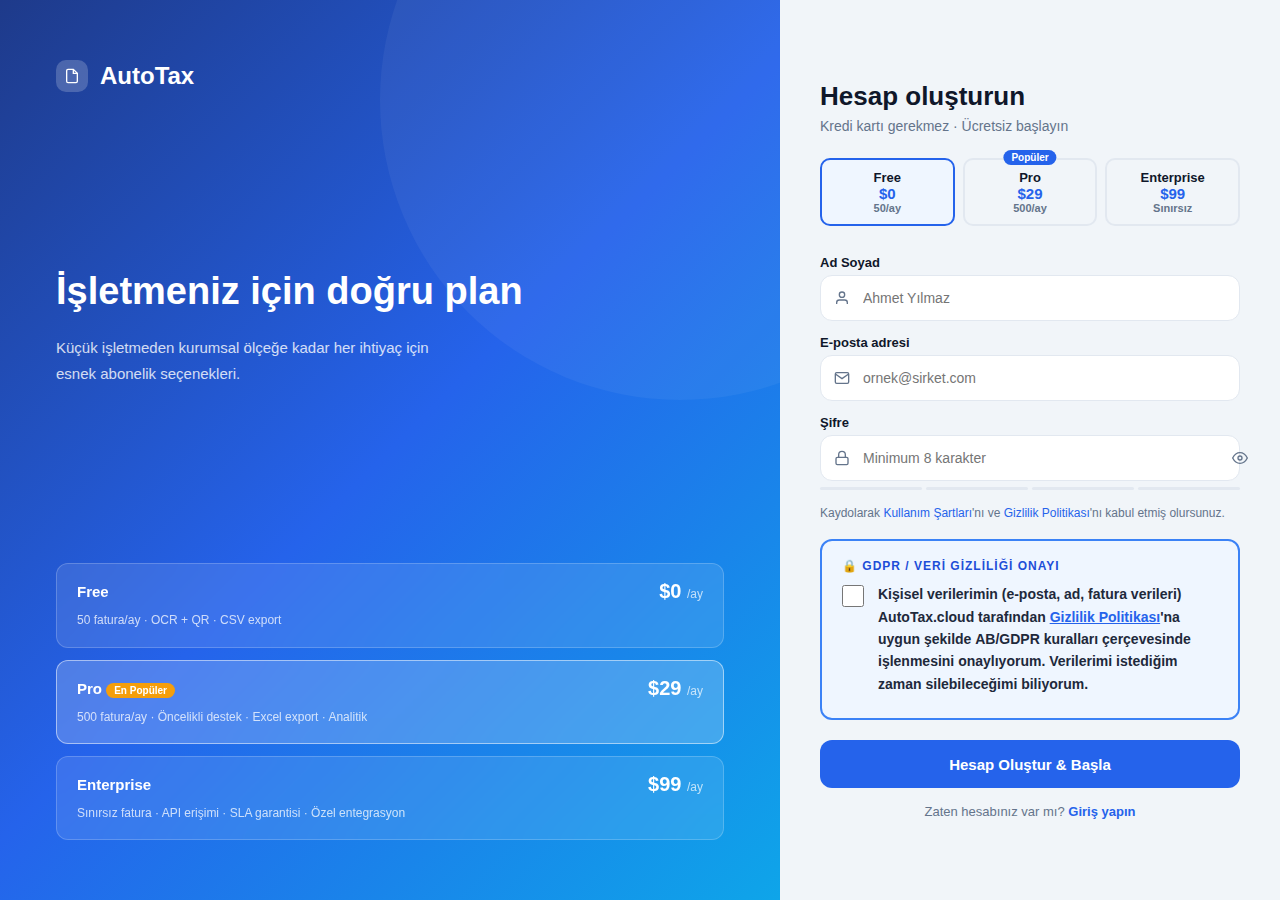
<file: AutoTax-MVP/frontend/register.html>
<!DOCTYPE html>
<html lang="tr">
<head>
  <meta charset="UTF-8">
  <meta name="viewport" content="width=device-width,initial-scale=1">
  <title>AutoTax — Kayıt Ol</title>
  <style>
    *, *::before, *::after { box-sizing: border-box; margin: 0; padding: 0; }
    :root {
      --brand: #2563eb; --brand-d: #1d4ed8; --brand-l: #dbeafe;
      --surface: #ffffff; --bg: #f1f5f9; --text: #0f172a;
      --muted: #64748b; --border: #e2e8f0; --error: #ef4444;
      --success: #22c55e; --radius: 12px;
    }
    body { min-height: 100vh; display: flex; font-family: -apple-system, BlinkMacSystemFont, 'Segoe UI', Roboto, sans-serif; background: var(--bg); }

    .hero { display: none; flex: 1; background: linear-gradient(135deg, #1e3a8a 0%, #2563eb 50%, #0ea5e9 100%);
            padding: 60px 56px; color: #fff; flex-direction: column; justify-content: space-between;
            position: relative; overflow: hidden; }
    @media (min-width: 900px) { .hero { display: flex; } }
    .hero::before { content: ''; position: absolute; width: 600px; height: 600px; border-radius: 50%;
                    background: rgba(255,255,255,.05); top: -200px; right: -200px; }
    .hero-logo { display: flex; align-items: center; gap: 12px; font-size: 24px; font-weight: 700; }
    .hero-logo svg { background: rgba(255,255,255,.2); padding: 8px; border-radius: 10px; }
    .hero-content h1 { font-size: clamp(26px, 3vw, 38px); font-weight: 800; line-height: 1.2; margin-bottom: 20px; }
    .hero-content p { font-size: 15px; opacity: .8; line-height: 1.7; max-width: 380px; }

    /* Plan cards in hero */
    .plan-cards { display: flex; flex-direction: column; gap: 12px; }
    .plan-card { background: rgba(255,255,255,.1); backdrop-filter: blur(10px);
                 border-radius: 12px; padding: 16px 20px; border: 1px solid rgba(255,255,255,.2); }
    .plan-card.featured { background: rgba(255,255,255,.2); border-color: rgba(255,255,255,.5); }
    .plan-card-top { display: flex; justify-content: space-between; align-items: center; margin-bottom: 8px; }
    .plan-card-name { font-weight: 700; font-size: 15px; }
    .plan-card-price { font-size: 20px; font-weight: 800; }
    .plan-card-price span { font-size: 12px; font-weight: 400; opacity: .7; }
    .plan-card-feat { font-size: 12px; opacity: .75; line-height: 1.6; }
    .hot-badge { background: #f59e0b; color: #fff; font-size: 10px; font-weight: 700;
                 padding: 2px 8px; border-radius: 20px; }

    .auth-panel { flex: 0 0 100%; display: flex; align-items: flex-start; justify-content: center;
                  padding: 40px 24px; overflow-y: auto; }
    @media (min-width: 900px) { .auth-panel { flex: 0 0 500px; align-items: center; } }

    .auth-card { width: 100%; max-width: 420px; }
    .logo-mobile { display: flex; align-items: center; gap: 10px; font-size: 22px; font-weight: 800;
                   color: var(--brand); margin-bottom: 32px; }
    @media (min-width: 900px) { .logo-mobile { display: none; } }

    .auth-card h2 { font-size: 26px; font-weight: 800; color: var(--text); margin-bottom: 6px; }
    .auth-card .subtitle { font-size: 14px; color: var(--muted); margin-bottom: 24px; }

    /* Plan selector */
    .plan-selector { display: flex; gap: 8px; margin-bottom: 24px; }
    .plan-opt { flex: 1; border: 2px solid var(--border); border-radius: 10px; padding: 10px 8px;
                text-align: center; cursor: pointer; transition: all .2s; position: relative; }
    .plan-opt:hover { border-color: var(--brand); }
    .plan-opt.selected { border-color: var(--brand); background: #eff6ff; }
    .plan-opt input { display: none; }
    .plan-opt .opt-name { font-size: 13px; font-weight: 700; color: var(--text); }
    .plan-opt .opt-price { font-size: 15px; font-weight: 800; color: var(--brand); }
    .plan-opt .opt-inv { font-size: 11px; color: var(--muted); }
    .plan-opt .pop-tag { position: absolute; top: -10px; left: 50%; transform: translateX(-50%);
                         background: var(--brand); color: #fff; font-size: 10px; font-weight: 700;
                         padding: 2px 8px; border-radius: 20px; white-space: nowrap; }

    .form-row { display: flex; gap: 12px; }
    .form-row .form-group { flex: 1; }
    .form-group { margin-bottom: 14px; }
    label { display: block; font-size: 13px; font-weight: 600; color: var(--text); margin-bottom: 5px; }
    .input-wrap { position: relative; }
    .input-wrap svg { position: absolute; left: 14px; top: 50%; transform: translateY(-50%);
                      color: var(--muted); pointer-events: none; }
    input[type=email], input[type=password], input[type=text] {
      width: 100%; height: 46px; border: 1.5px solid var(--border); border-radius: var(--radius);
      padding: 0 44px 0 42px; font-size: 14px; color: var(--text); background: var(--surface);
      transition: border-color .2s, box-shadow .2s; outline: none;
    }
    input:focus { border-color: var(--brand); box-shadow: 0 0 0 3px rgba(37,99,235,.12); }
    input.error-input { border-color: var(--error); }
    .eye-btn { position: absolute; right: 14px; top: 50%; transform: translateY(-50%);
               background: none; border: none; cursor: pointer; color: var(--muted); padding: 4px; z-index: 2; }
    .eye-btn:hover { color: var(--brand); }
    input[type="password"]::-ms-reveal,
    input[type="password"]::-ms-clear { display: none; }

    /* Password strength */
    .pw-strength { margin-top: 6px; display: flex; gap: 4px; }
    .pw-bar { flex: 1; height: 3px; background: var(--border); border-radius: 2px; transition: background .3s; }
    .pw-bar.weak   { background: var(--error); }
    .pw-bar.fair   { background: #f59e0b; }
    .pw-bar.strong { background: var(--success); }
    .pw-label { font-size: 11px; color: var(--muted); margin-top: 4px; }

    .terms { font-size: 12px; color: var(--muted); margin-bottom: 16px; line-height: 1.6; }
    .terms a { color: var(--brand); text-decoration: none; }
    .terms a:hover { text-decoration: underline; }

    .btn-primary { width: 100%; height: 48px; background: var(--brand); color: #fff;
                   border: none; border-radius: var(--radius); font-size: 15px; font-weight: 700;
                   cursor: pointer; transition: background .2s, transform .1s, opacity .2s;
                   display: flex; align-items: center; justify-content: center; gap: 8px; }
    .btn-primary:hover { background: var(--brand-d); }
    .btn-primary:active { transform: scale(.98); }
    .btn-primary:disabled { opacity: .6; cursor: not-allowed; }

    .spinner { width: 18px; height: 18px; border: 2px solid rgba(255,255,255,.4);
               border-top-color: #fff; border-radius: 50%; animation: spin .7s linear infinite; }
    @keyframes spin { to { transform: rotate(360deg); } }

    .auth-switch { text-align: center; margin-top: 16px; font-size: 13px; color: var(--muted); }
    .auth-switch a { color: var(--brand); font-weight: 700; text-decoration: none; }

    .alert { border-radius: 8px; padding: 12px 16px; font-size: 13px; margin-bottom: 14px;
             display: none; align-items: center; gap: 10px; }
    .alert.show { display: flex; }
    .alert-error   { background: #fef2f2; color: #991b1b; border: 1px solid #fecaca; }
    .alert-success { background: #f0fdf4; color: #166534; border: 1px solid #bbf7d0; }
  </style>
</head>
<body>

<!-- ═══ SOL HERO ═══════════════════════════════════════════ -->
<section class="hero">
  <div class="hero-logo">
    <svg width="32" height="32" viewBox="0 0 24 24" fill="none" stroke="#fff" stroke-width="2">
      <path d="M14 2H6a2 2 0 0 0-2 2v16a2 2 0 0 0 2 2h12a2 2 0 0 0 2-2V8z"/>
      <polyline points="14 2 14 8 20 8"/>
    </svg>
    AutoTax
  </div>

  <div class="hero-content">
    <h1>İşletmeniz için doğru plan</h1>
    <p>Küçük işletmeden kurumsal ölçeğe kadar her ihtiyaç için esnek abonelik seçenekleri.</p>
  </div>

  <div class="plan-cards">
    <div class="plan-card">
      <div class="plan-card-top">
        <div class="plan-card-name">Free</div>
        <div class="plan-card-price">$0 <span>/ay</span></div>
      </div>
      <div class="plan-card-feat">50 fatura/ay · OCR + QR · CSV export</div>
    </div>
    <div class="plan-card featured">
      <div class="plan-card-top">
        <div class="plan-card-name">Pro <span class="hot-badge">En Popüler</span></div>
        <div class="plan-card-price">$29 <span>/ay</span></div>
      </div>
      <div class="plan-card-feat">500 fatura/ay · Öncelikli destek · Excel export · Analitik</div>
    </div>
    <div class="plan-card">
      <div class="plan-card-top">
        <div class="plan-card-name">Enterprise</div>
        <div class="plan-card-price">$99 <span>/ay</span></div>
      </div>
      <div class="plan-card-feat">Sınırsız fatura · API erişimi · SLA garantisi · Özel entegrasyon</div>
    </div>
  </div>
</section>

<!-- ═══ SAĞ KAYIT PANELİ ═══════════════════════════════════ -->
<section class="auth-panel">
  <div class="auth-card">

    <div class="logo-mobile">
      <svg width="26" height="26" viewBox="0 0 24 24" fill="none" stroke="currentColor" stroke-width="2">
        <path d="M14 2H6a2 2 0 0 0-2 2v16a2 2 0 0 0 2 2h12a2 2 0 0 0 2-2V8z"/>
        <polyline points="14 2 14 8 20 8"/>
      </svg>
      AutoTax
    </div>

    <h2>Hesap oluşturun</h2>
    <p class="subtitle">Kredi kartı gerekmez · Ücretsiz başlayın</p>

    <div class="alert alert-error" id="alert-error">
      <svg width="16" height="16" viewBox="0 0 24 24" fill="none" stroke="currentColor" stroke-width="2">
        <circle cx="12" cy="12" r="10"/><line x1="12" y1="8" x2="12" y2="12"/><line x1="12" y1="16" x2="12.01" y2="16"/>
      </svg>
      <span id="alert-error-msg"></span>
    </div>
    <div class="alert alert-success" id="alert-success">
      <svg width="16" height="16" viewBox="0 0 24 24" fill="none" stroke="currentColor" stroke-width="2">
        <polyline points="20 6 9 17 4 12"/>
      </svg>
      <span id="alert-success-msg"></span>
    </div>

    <!-- Plan seçici -->
    <div class="plan-selector">
      <label class="plan-opt selected" id="opt-free">
        <input type="radio" name="plan" value="free" checked>
        <div class="opt-name">Free</div>
        <div class="opt-price">$0</div>
        <div class="opt-inv">50/ay</div>
      </label>
      <label class="plan-opt" id="opt-pro">
        <div class="pop-tag">Popüler</div>
        <input type="radio" name="plan" value="pro">
        <div class="opt-name">Pro</div>
        <div class="opt-price">$29</div>
        <div class="opt-inv">500/ay</div>
      </label>
      <label class="plan-opt" id="opt-enterprise">
        <input type="radio" name="plan" value="enterprise">
        <div class="opt-name">Enterprise</div>
        <div class="opt-price">$99</div>
        <div class="opt-inv">Sınırsız</div>
      </label>
    </div>

    <form id="register-form" autocomplete="on" novalidate>
      <div class="form-group">
        <label for="full_name">Ad Soyad</label>
        <div class="input-wrap">
          <svg width="16" height="16" viewBox="0 0 24 24" fill="none" stroke="currentColor" stroke-width="2">
            <path d="M20 21v-2a4 4 0 0 0-4-4H8a4 4 0 0 0-4 4v2"/>
            <circle cx="12" cy="7" r="4"/>
          </svg>
          <input type="text" id="full_name" name="full_name" placeholder="Ahmet Yılmaz" autocomplete="name">
        </div>
      </div>

      <div class="form-group">
        <label for="email">E-posta adresi</label>
        <div class="input-wrap">
          <svg width="16" height="16" viewBox="0 0 24 24" fill="none" stroke="currentColor" stroke-width="2">
            <path d="M4 4h16c1.1 0 2 .9 2 2v12c0 1.1-.9 2-2 2H4c-1.1 0-2-.9-2-2V6c0-1.1.9-2 2-2z"/>
            <polyline points="22,6 12,13 2,6"/>
          </svg>
          <input type="email" id="email" name="email" placeholder="ornek@sirket.com" autocomplete="email" required>
        </div>
      </div>

      <div class="form-group">
        <label for="password">Şifre</label>
        <div class="input-wrap">
          <svg width="16" height="16" viewBox="0 0 24 24" fill="none" stroke="currentColor" stroke-width="2">
            <rect x="3" y="11" width="18" height="11" rx="2" ry="2"/>
            <path d="M7 11V7a5 5 0 0 1 10 0v4"/>
          </svg>
          <input type="password" id="password" name="password" placeholder="Minimum 8 karakter" autocomplete="new-password" required>
          <button type="button" class="eye-btn" id="toggle-pw">
            <svg width="16" height="16" viewBox="0 0 24 24" fill="none" stroke="currentColor" stroke-width="2">
              <path d="M1 12s4-8 11-8 11 8 11 8-4 8-11 8-11-8-11-8z"/>
              <circle cx="12" cy="12" r="3"/>
            </svg>
          </button>
        </div>
        <div class="pw-strength">
          <div class="pw-bar" id="bar1"></div>
          <div class="pw-bar" id="bar2"></div>
          <div class="pw-bar" id="bar3"></div>
          <div class="pw-bar" id="bar4"></div>
        </div>
        <div class="pw-label" id="pw-label"></div>
      </div>

      <p class="terms">
        Kaydolarak <a href="/privacy.html" target="_blank">Kullanım Şartları</a>'nı ve <a href="/privacy.html" target="_blank">Gizlilik Politikası</a>'nı kabul etmiş olursunuz.
      </p>

      <!-- GDPR Onay Kutusu -->
      <div style="background:#eff6ff;border:2px solid #3b82f6;border-radius:12px;padding:18px 20px;margin-bottom:20px;">
        <div style="font-size:12px;font-weight:700;color:#1d4ed8;letter-spacing:1px;margin-bottom:10px">🔒 GDPR / VERİ GİZLİLİĞİ ONAYI</div>
        <label style="display:flex;align-items:flex-start;gap:14px;cursor:pointer;font-size:14px;color:#1e293b;line-height:1.6">
          <input type="checkbox" id="gdpr-consent" required
            style="margin-top:2px;width:22px;height:22px;flex-shrink:0;accent-color:#2563eb;cursor:pointer">
          <span>
            Kişisel verilerimin (e-posta, ad, fatura verileri) AutoTax.cloud tarafından
            <a href="/privacy.html" target="_blank" style="color:#2563eb;text-decoration:underline">Gizlilik Politikası</a>'na
            uygun şekilde <strong>AB/GDPR</strong> kuralları çerçevesinde işlenmesini onaylıyorum.
            Verilerimi istediğim zaman silebileceğimi biliyorum.
          </span>
        </label>
      </div>

      <button type="submit" class="btn-primary" id="reg-btn">
        <span id="btn-text">Hesap Oluştur &amp; Başla</span>
      </button>
    </form>

    <p class="auth-switch">
      Zaten hesabınız var mı? <a href="/login.html">Giriş yapın</a>
    </p>
  </div>
</section>

<script>
const API = '/api';

// Plan seçici
document.querySelectorAll('.plan-opt').forEach(opt => {
  opt.addEventListener('click', function() {
    document.querySelectorAll('.plan-opt').forEach(o => o.classList.remove('selected'));
    this.classList.add('selected');
  });
});

// Şifre göster/gizle
document.getElementById('toggle-pw').addEventListener('click', function() {
  const inp  = document.getElementById('password');
  const icon = this.querySelector('svg');
  const show = inp.type === 'password';
  inp.type   = show ? 'text' : 'password';
  this.title = show ? 'Şifreyi gizle' : 'Şifreyi göster';
  icon.innerHTML = show
    ? `<path d="M1 12s4-8 11-8 11 8 11 8-4 8-11 8-11-8-11-8z"/><circle cx="12" cy="12" r="3"/>`
    : `<path d="M17.94 17.94A10.07 10.07 0 0 1 12 20c-7 0-11-8-11-8a18.45 18.45 0 0 1 5.06-5.94M9.9 4.24A9.12 9.12 0 0 1 12 4c7 0 11 8 11 8a18.5 18.5 0 0 1-2.16 3.19m-6.72-1.07a3 3 0 1 1-4.24-4.24"/><line x1="1" y1="1" x2="23" y2="23"/>`;
});

// Şifre güçü
document.getElementById('password').addEventListener('input', function() {
  const v = this.value;
  const bars = [document.getElementById('bar1'), document.getElementById('bar2'),
                document.getElementById('bar3'), document.getElementById('bar4')];
  const lbl  = document.getElementById('pw-label');
  let score  = 0;
  if (v.length >= 8)  score++;
  if (/[A-Z]/.test(v)) score++;
  if (/[0-9]/.test(v)) score++;
  if (/[^A-Za-z0-9]/.test(v)) score++;
  bars.forEach((b, i) => {
    b.className = 'pw-bar';
    if (i < score) b.classList.add(score <= 1 ? 'weak' : score <= 2 ? 'fair' : 'strong');
  });
  const labels = ['', 'Zayıf', 'Orta', 'İyi', 'Güçlü'];
  lbl.textContent = v.length ? labels[score] : '';
  lbl.style.color = score <= 1 ? '#ef4444' : score <= 2 ? '#f59e0b' : '#22c55e';
});

document.getElementById('register-form').addEventListener('submit', async function(e) {
  e.preventDefault();
  const btn     = document.getElementById('reg-btn');
  const btnText = document.getElementById('btn-text');
  const errBox  = document.getElementById('alert-error');
  const errMsg  = document.getElementById('alert-error-msg');
  const okBox   = document.getElementById('alert-success');
  const okMsg   = document.getElementById('alert-success-msg');

  errBox.classList.remove('show');
  okBox.classList.remove('show');
  btn.disabled = true;
  btnText.innerHTML = '<div class="spinner"></div>';

  const plan = document.querySelector('input[name=plan]:checked').value;

  try {
    const res  = await fetch(`${API}/auth/register`, {
      method: 'POST',
      headers: { 'Content-Type': 'application/json' },
      credentials: 'include',
      body: JSON.stringify({
        email:        document.getElementById('email').value.trim(),
        password:     document.getElementById('password').value,
        full_name:    document.getElementById('full_name').value.trim(),
        gdpr_consent: document.getElementById('gdpr-consent').checked,  // GDPR Madde 7
      }),
    });
    const data = await res.json();

    if (!res.ok) {
      errMsg.textContent = data.detail || 'Kayıt başarısız.';
      errBox.classList.add('show');
      return;
    }

    localStorage.setItem('at_token', data.access_token);
    localStorage.setItem('at_user',  JSON.stringify(data.user));

    okMsg.textContent = 'Hesabınız oluşturuldu! Yönlendiriliyorsunuz...';
    okBox.classList.add('show');
    setTimeout(() => { window.location.href = '/index.html'; }, 1200);

  } catch (err) {
    errMsg.textContent = 'Sunucuya bağlanılamadı.';
    errBox.classList.add('show');
  } finally {
    btn.disabled = false;
    btnText.textContent = 'Hesap Oluştur & Başla';
  }
});

(function() {
  if (localStorage.getItem('at_token')) window.location.href = '/index.html';
})();
</script>
</body>
</html>
</file>
